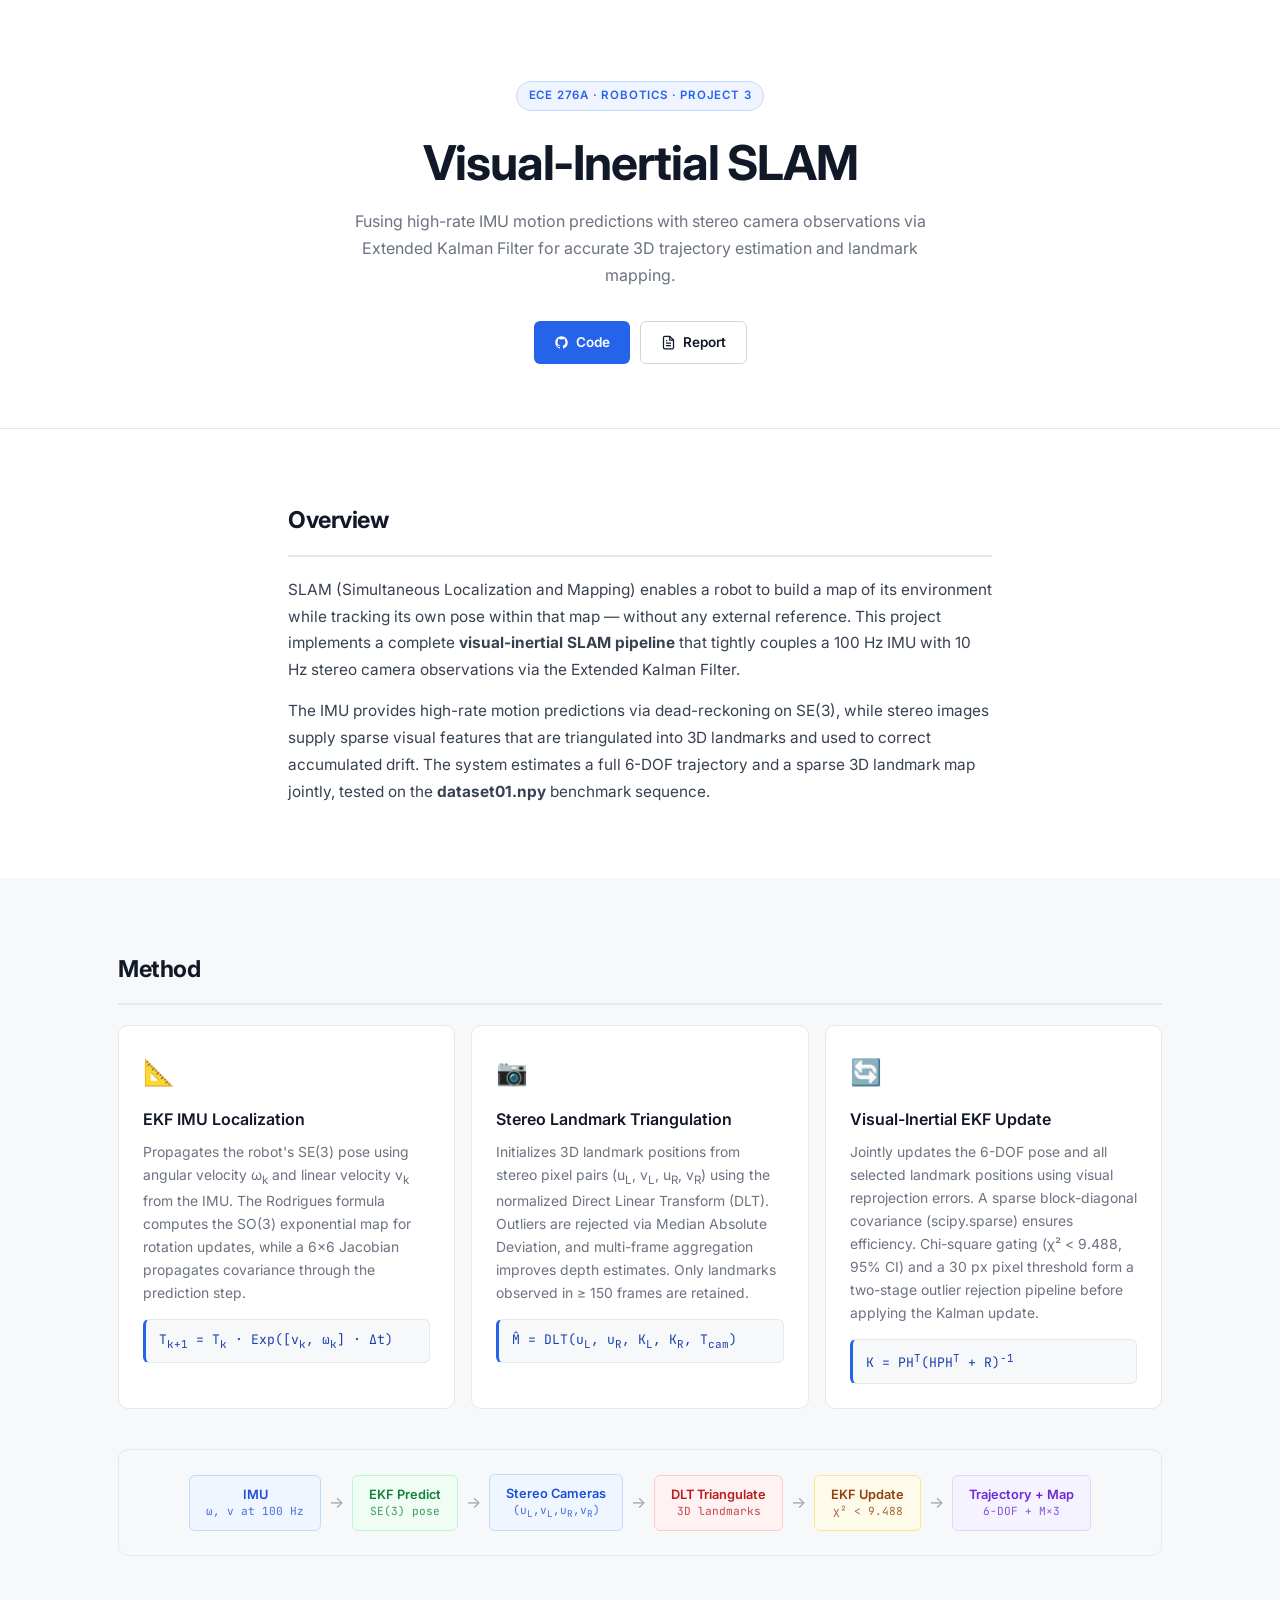
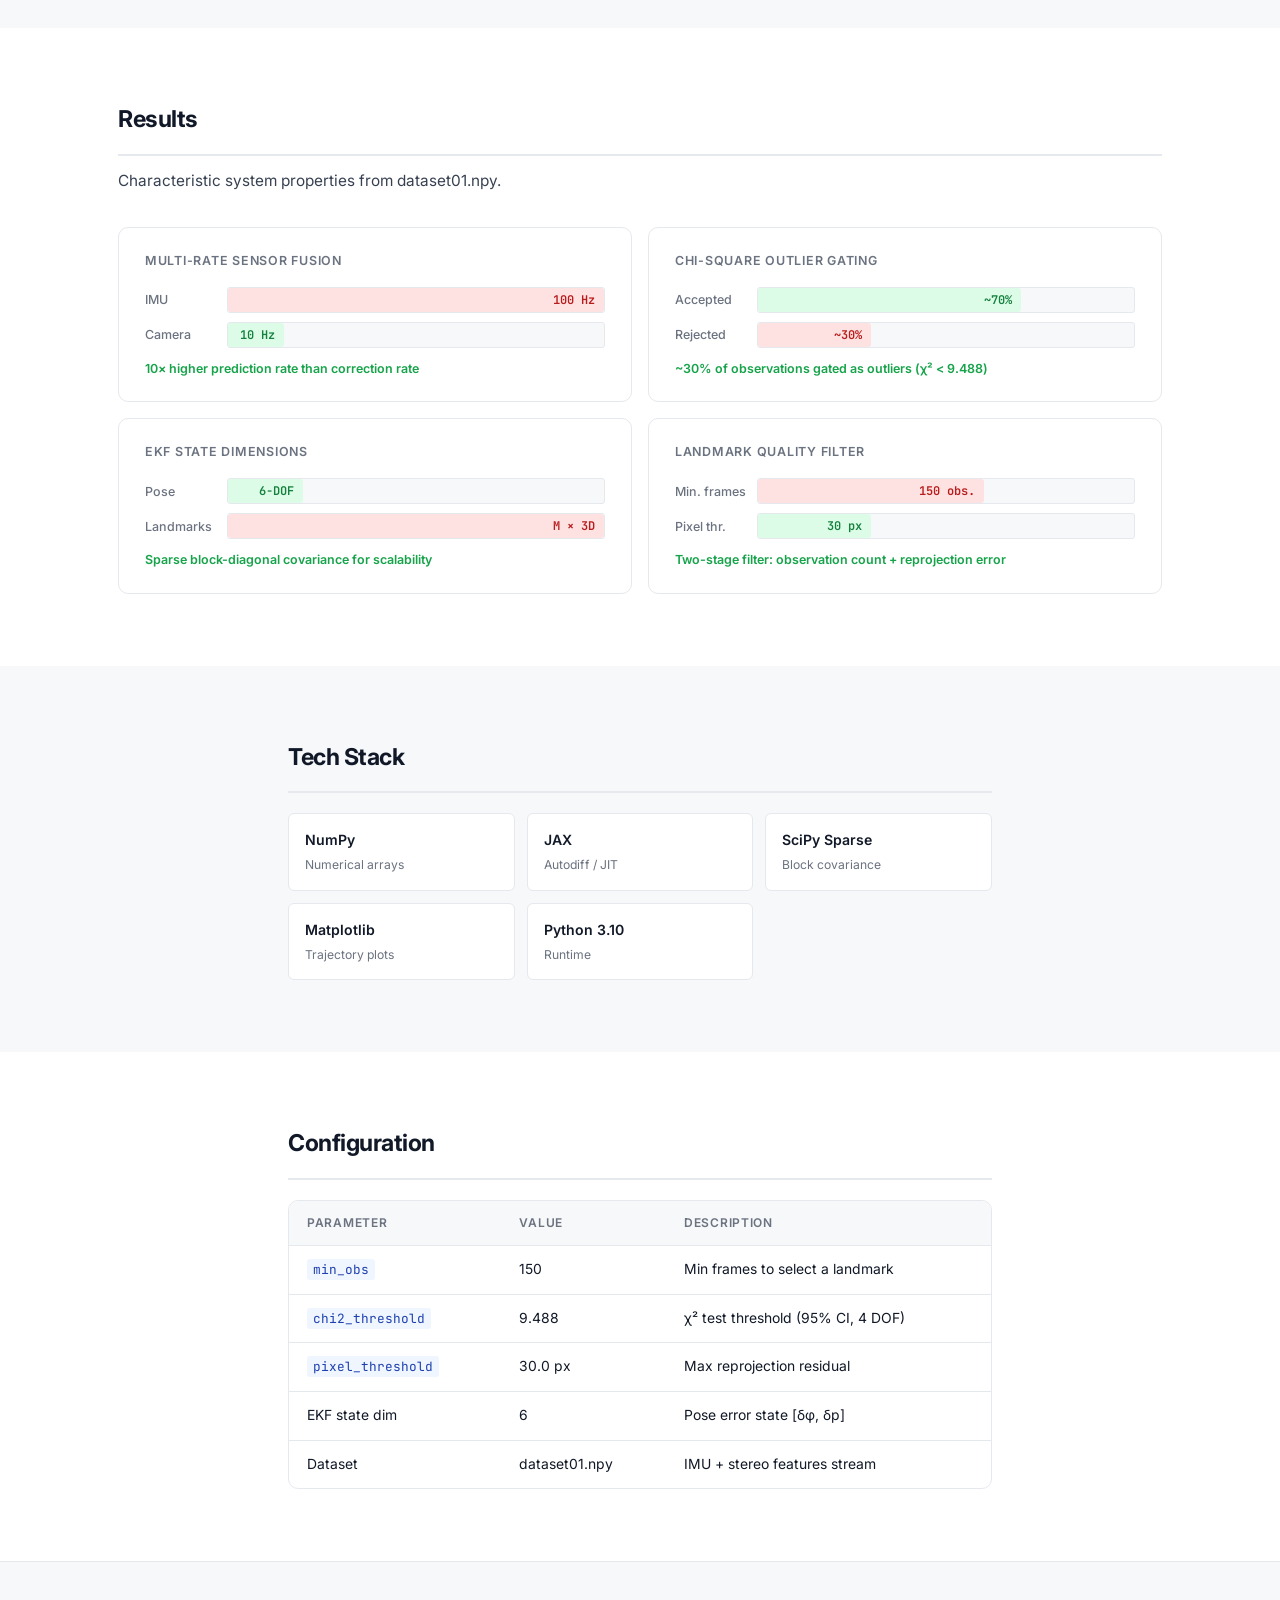
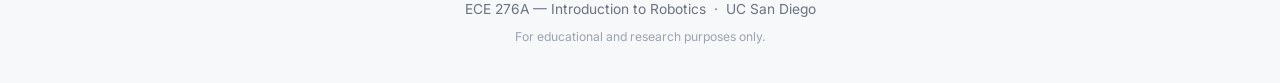
<file: A_PR3/web/index.html>
<!DOCTYPE html>
<html lang="en">
<head>
  <meta charset="UTF-8" />
  <meta name="viewport" content="width=device-width, initial-scale=1.0" />
  <title>Visual-Inertial SLAM</title>
  <link rel="preconnect" href="https://fonts.googleapis.com" />
  <link href="https://fonts.googleapis.com/css2?family=Inter:wght@300;400;500;600;700&family=JetBrains+Mono:wght@400;500&display=swap" rel="stylesheet" />
  <link rel="stylesheet" href="style.css" />
</head>
<body>

  <!-- Hero -->
  <header class="hero">
    <div class="container">
      <div class="tag">ECE 276A · Robotics · Project 3</div>
      <h1>Visual-Inertial SLAM</h1>
      <p class="subtitle">
        Fusing high-rate IMU motion predictions with stereo camera observations via
        Extended Kalman Filter for accurate 3D trajectory estimation and landmark mapping.
      </p>
      <div class="hero-links">
        <a class="btn btn-primary" href="https://github.com/QihaoQian/Intro2Robotics/tree/main/A_PR3" target="_blank">
          <svg viewBox="0 0 24 24" fill="currentColor"><path d="M12 2C6.477 2 2 6.484 2 12.017c0 4.425 2.865 8.18 6.839 9.504.5.092.682-.217.682-.483 0-.237-.008-.868-.013-1.703-2.782.605-3.369-1.343-3.369-1.343-.454-1.158-1.11-1.466-1.11-1.466-.908-.62.069-.608.069-.608 1.003.07 1.531 1.032 1.531 1.032.892 1.53 2.341 1.088 2.91.832.092-.647.35-1.088.636-1.338-2.22-.253-4.555-1.113-4.555-4.951 0-1.093.39-1.988 1.029-2.688-.103-.253-.446-1.272.098-2.65 0 0 .84-.27 2.75 1.026A9.564 9.564 0 0 1 12 6.844a9.59 9.59 0 0 1 2.504.337c1.909-1.296 2.747-1.027 2.747-1.027.546 1.379.202 2.398.1 2.651.64.7 1.028 1.595 1.028 2.688 0 3.848-2.339 4.695-4.566 4.942.359.31.678.921.678 1.856 0 1.338-.012 2.419-.012 2.747 0 .268.18.58.688.482A10.02 10.02 0 0 0 22 12.017C22 6.484 17.522 2 12 2z"/></svg>
          Code
        </a>
        <a class="btn btn-secondary" href="../report.pdf" target="_blank">
          <svg viewBox="0 0 24 24" fill="none" stroke="currentColor" stroke-width="2"><path d="M14 2H6a2 2 0 0 0-2 2v16a2 2 0 0 0 2 2h12a2 2 0 0 0 2-2V8z"/><polyline points="14 2 14 8 20 8"/><line x1="16" y1="13" x2="8" y2="13"/><line x1="16" y1="17" x2="8" y2="17"/><polyline points="10 9 9 9 8 9"/></svg>
          Report
        </a>
      </div>
    </div>
  </header>

  <!-- Overview -->
  <section class="section">
    <div class="container narrow">
      <h2 class="section-title">Overview</h2>
      <p>
        SLAM (Simultaneous Localization and Mapping) enables a robot to build a map of its
        environment while tracking its own pose within that map — without any external reference.
        This project implements a complete <strong>visual-inertial SLAM pipeline</strong> that tightly
        couples a 100 Hz IMU with 10 Hz stereo camera observations via the Extended Kalman Filter.
      </p>
      <p style="margin-top: 14px;">
        The IMU provides high-rate motion predictions via dead-reckoning on SE(3), while stereo
        images supply sparse visual features that are triangulated into 3D landmarks and used to
        correct accumulated drift. The system estimates a full 6-DOF trajectory and a sparse 3D
        landmark map jointly, tested on the <strong>dataset01.npy</strong> benchmark sequence.
      </p>
    </div>
  </section>

  <!-- Method + Pipeline -->
  <section class="section bg-subtle">
    <div class="container">
      <h2 class="section-title">Method</h2>
      <div class="method-grid">

        <div class="method-card">
          <div class="method-icon">📐</div>
          <h3>EKF IMU Localization</h3>
          <p>
            Propagates the robot's SE(3) pose using angular velocity ω<sub>k</sub> and linear
            velocity v<sub>k</sub> from the IMU. The Rodrigues formula computes the SO(3)
            exponential map for rotation updates, while a 6×6 Jacobian propagates covariance
            through the prediction step.
          </p>
          <div class="formula">T<sub>k+1</sub> = T<sub>k</sub> · Exp([v<sub>k</sub>, ω<sub>k</sub>] · Δt)</div>
        </div>

        <div class="method-card">
          <div class="method-icon">📷</div>
          <h3>Stereo Landmark Triangulation</h3>
          <p>
            Initializes 3D landmark positions from stereo pixel pairs (u<sub>L</sub>, v<sub>L</sub>,
            u<sub>R</sub>, v<sub>R</sub>) using the normalized Direct Linear Transform (DLT).
            Outliers are rejected via Median Absolute Deviation, and multi-frame aggregation
            improves depth estimates. Only landmarks observed in ≥ 150 frames are retained.
          </p>
          <div class="formula">M̂ = DLT(u<sub>L</sub>, u<sub>R</sub>, K<sub>L</sub>, K<sub>R</sub>, T<sub>cam</sub>)</div>
        </div>

        <div class="method-card">
          <div class="method-icon">🔄</div>
          <h3>Visual-Inertial EKF Update</h3>
          <p>
            Jointly updates the 6-DOF pose and all selected landmark positions using visual
            reprojection errors. A sparse block-diagonal covariance (scipy.sparse) ensures
            efficiency. Chi-square gating (χ² &lt; 9.488, 95% CI) and a 30 px pixel threshold
            form a two-stage outlier rejection pipeline before applying the Kalman update.
          </p>
          <div class="formula">K = PH<sup>T</sup>(HPH<sup>T</sup> + R)<sup>−1</sup></div>
        </div>

      </div>

      <!-- Pipeline -->
      <div class="pipeline">
        <div class="pipe-block sensor">IMU<br/><small>ω, v at 100 Hz</small></div>
        <div class="pipe-arrow">→</div>
        <div class="pipe-block controller">EKF Predict<br/><small>SE(3) pose</small></div>
        <div class="pipe-arrow">→</div>
        <div class="pipe-block sensor">Stereo Cameras<br/><small>(u<sub>L</sub>,v<sub>L</sub>,u<sub>R</sub>,v<sub>R</sub>)</small></div>
        <div class="pipe-arrow">→</div>
        <div class="pipe-block rl">DLT Triangulate<br/><small>3D landmarks</small></div>
        <div class="pipe-arrow">→</div>
        <div class="pipe-block output">EKF Update<br/><small>χ² &lt; 9.488</small></div>
        <div class="pipe-arrow">→</div>
        <div class="pipe-block robot">Trajectory + Map<br/><small>6-DOF + M×3</small></div>
      </div>
    </div>
  </section>

  <!-- Results -->
  <section class="section">
    <div class="container">
      <h2 class="section-title">Results</h2>
      <p class="section-sub">Characteristic system properties from dataset01.npy.</p>

      <div class="results-grid">

        <!-- Sensor fusion rates -->
        <div class="result-card">
          <div class="result-label">Multi-Rate Sensor Fusion</div>
          <div class="bar-group">
            <div class="bar-row">
              <span class="bar-name">IMU</span>
              <div class="bar-track">
                <div class="bar baseline" style="width: 100%">
                  <span class="bar-val">100 Hz</span>
                </div>
              </div>
            </div>
            <div class="bar-row">
              <span class="bar-name">Camera</span>
              <div class="bar-track">
                <div class="bar ppo" style="width: 10%">
                  <span class="bar-val">10 Hz</span>
                </div>
              </div>
            </div>
          </div>
          <div class="improvement">10× higher prediction rate than correction rate</div>
        </div>

        <!-- Chi-square outlier gating -->
        <div class="result-card">
          <div class="result-label">Chi-Square Outlier Gating</div>
          <div class="bar-group">
            <div class="bar-row">
              <span class="bar-name">Accepted</span>
              <div class="bar-track">
                <div class="bar ppo" style="width: 70%">
                  <span class="bar-val">~70%</span>
                </div>
              </div>
            </div>
            <div class="bar-row">
              <span class="bar-name">Rejected</span>
              <div class="bar-track">
                <div class="bar baseline" style="width: 30%">
                  <span class="bar-val">~30%</span>
                </div>
              </div>
            </div>
          </div>
          <div class="improvement">~30% of observations gated as outliers (χ² &lt; 9.488)</div>
        </div>

        <!-- State dimensions -->
        <div class="result-card">
          <div class="result-label">EKF State Dimensions</div>
          <div class="bar-group">
            <div class="bar-row">
              <span class="bar-name">Pose</span>
              <div class="bar-track">
                <div class="bar ppo" style="width: 20%">
                  <span class="bar-val">6-DOF</span>
                </div>
              </div>
            </div>
            <div class="bar-row">
              <span class="bar-name">Landmarks</span>
              <div class="bar-track">
                <div class="bar baseline" style="width: 100%">
                  <span class="bar-val">M × 3D</span>
                </div>
              </div>
            </div>
          </div>
          <div class="improvement">Sparse block-diagonal covariance for scalability</div>
        </div>

        <!-- Landmark selection -->
        <div class="result-card">
          <div class="result-label">Landmark Quality Filter</div>
          <div class="bar-group">
            <div class="bar-row">
              <span class="bar-name">Min. frames</span>
              <div class="bar-track">
                <div class="bar baseline" style="width: 60%">
                  <span class="bar-val">150 obs.</span>
                </div>
              </div>
            </div>
            <div class="bar-row">
              <span class="bar-name">Pixel thr.</span>
              <div class="bar-track">
                <div class="bar ppo" style="width: 30%">
                  <span class="bar-val">30 px</span>
                </div>
              </div>
            </div>
          </div>
          <div class="improvement">Two-stage filter: observation count + reprojection error</div>
        </div>

      </div>
    </div>
  </section>

  <!-- Tech Stack -->
  <section class="section bg-subtle">
    <div class="container narrow">
      <h2 class="section-title">Tech Stack</h2>
      <div class="tech-grid">
        <div class="tech-item">
          <div class="tech-name">NumPy</div>
          <div class="tech-role">Numerical arrays</div>
        </div>
        <div class="tech-item">
          <div class="tech-name">JAX</div>
          <div class="tech-role">Autodiff / JIT</div>
        </div>
        <div class="tech-item">
          <div class="tech-name">SciPy Sparse</div>
          <div class="tech-role">Block covariance</div>
        </div>
        <div class="tech-item">
          <div class="tech-name">Matplotlib</div>
          <div class="tech-role">Trajectory plots</div>
        </div>
        <div class="tech-item">
          <div class="tech-name">Python 3.10</div>
          <div class="tech-role">Runtime</div>
        </div>
      </div>
    </div>
  </section>

  <!-- Configuration -->
  <section class="section">
    <div class="container narrow">
      <h2 class="section-title">Configuration</h2>
      <div class="table-wrap">
        <table>
          <thead>
            <tr><th>Parameter</th><th>Value</th><th>Description</th></tr>
          </thead>
          <tbody>
            <tr><td><code>min_obs</code></td><td>150</td><td>Min frames to select a landmark</td></tr>
            <tr><td><code>chi2_threshold</code></td><td>9.488</td><td>χ² test threshold (95% CI, 4 DOF)</td></tr>
            <tr><td><code>pixel_threshold</code></td><td>30.0 px</td><td>Max reprojection residual</td></tr>
            <tr><td>EKF state dim</td><td>6</td><td>Pose error state [δφ, δp]</td></tr>
            <tr><td>Dataset</td><td>dataset01.npy</td><td>IMU + stereo features stream</td></tr>
          </tbody>
        </table>
      </div>
    </div>
  </section>

  <!-- Footer -->
  <footer class="footer">
    <div class="container">
      <p>ECE 276A — Introduction to Robotics &nbsp;·&nbsp; UC San Diego</p>
      <p class="footer-note">For educational and research purposes only.</p>
    </div>
  </footer>

</body>
</html>
</file>
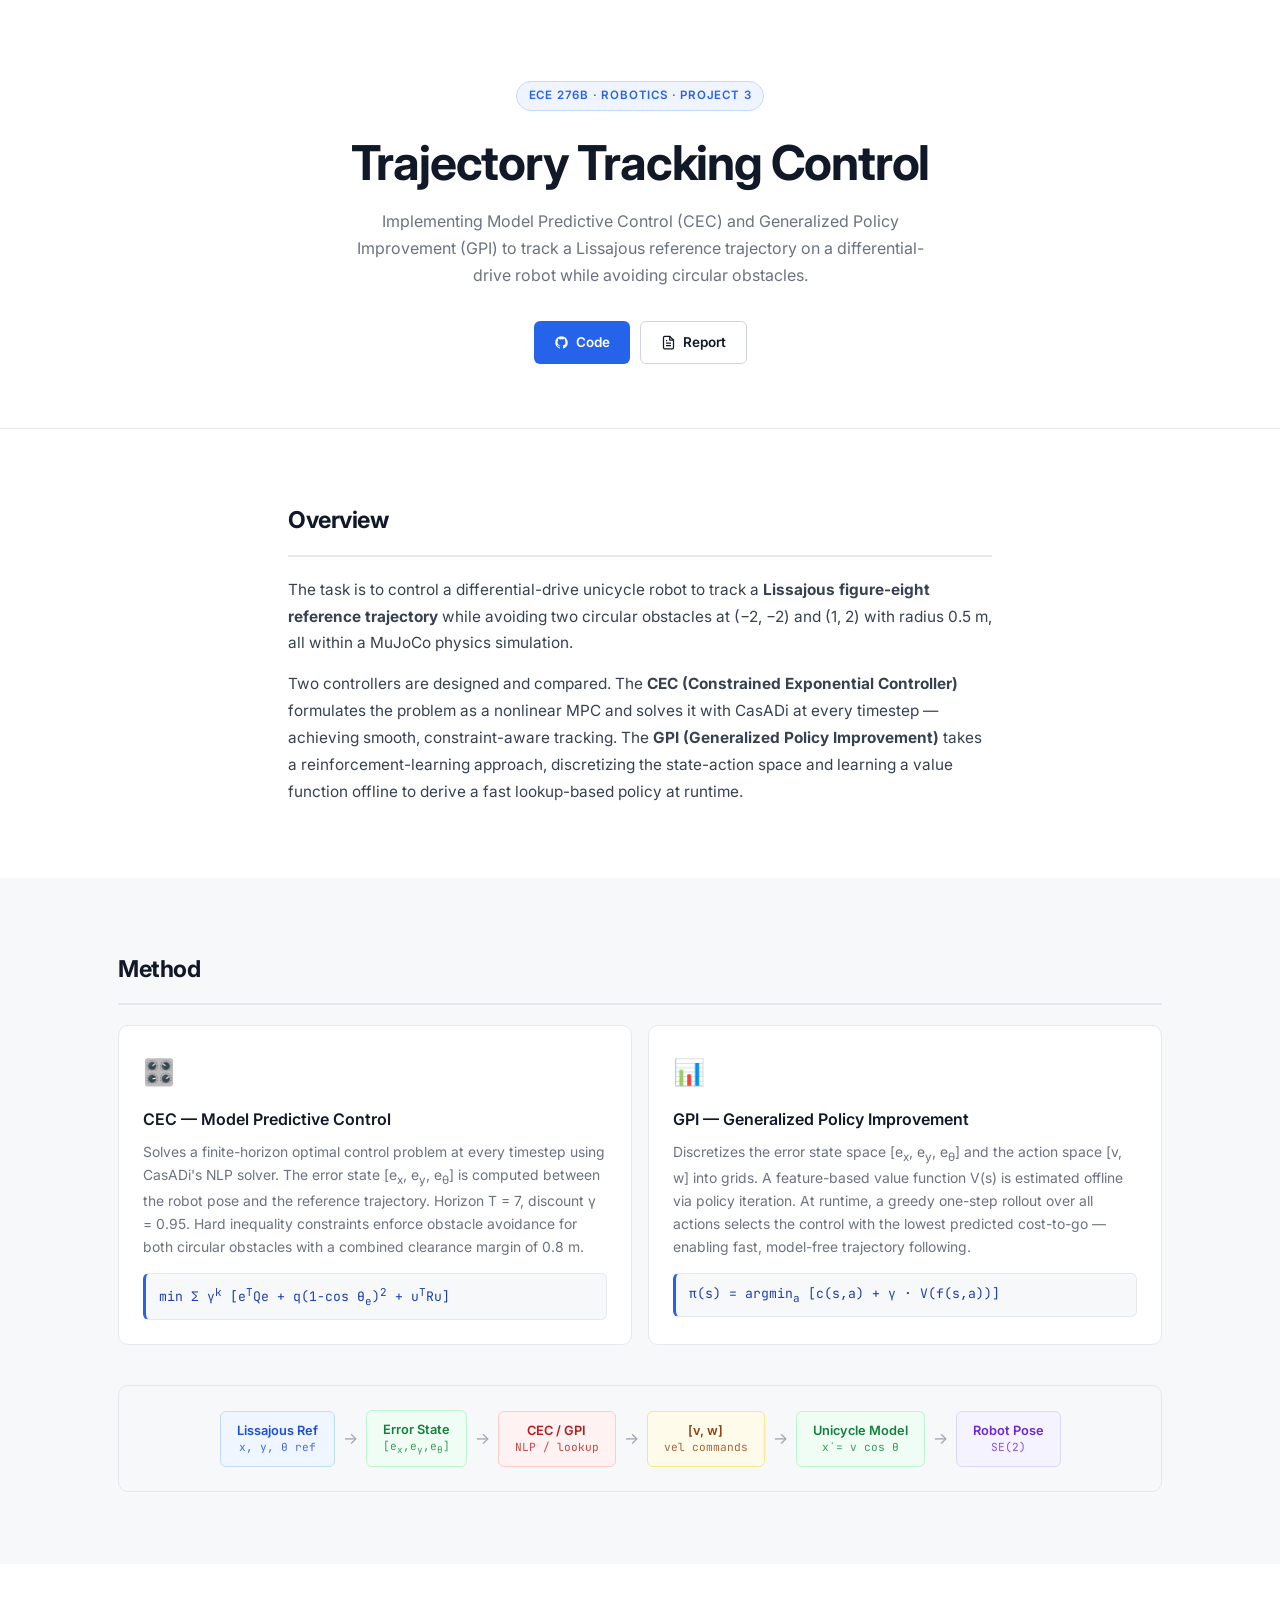
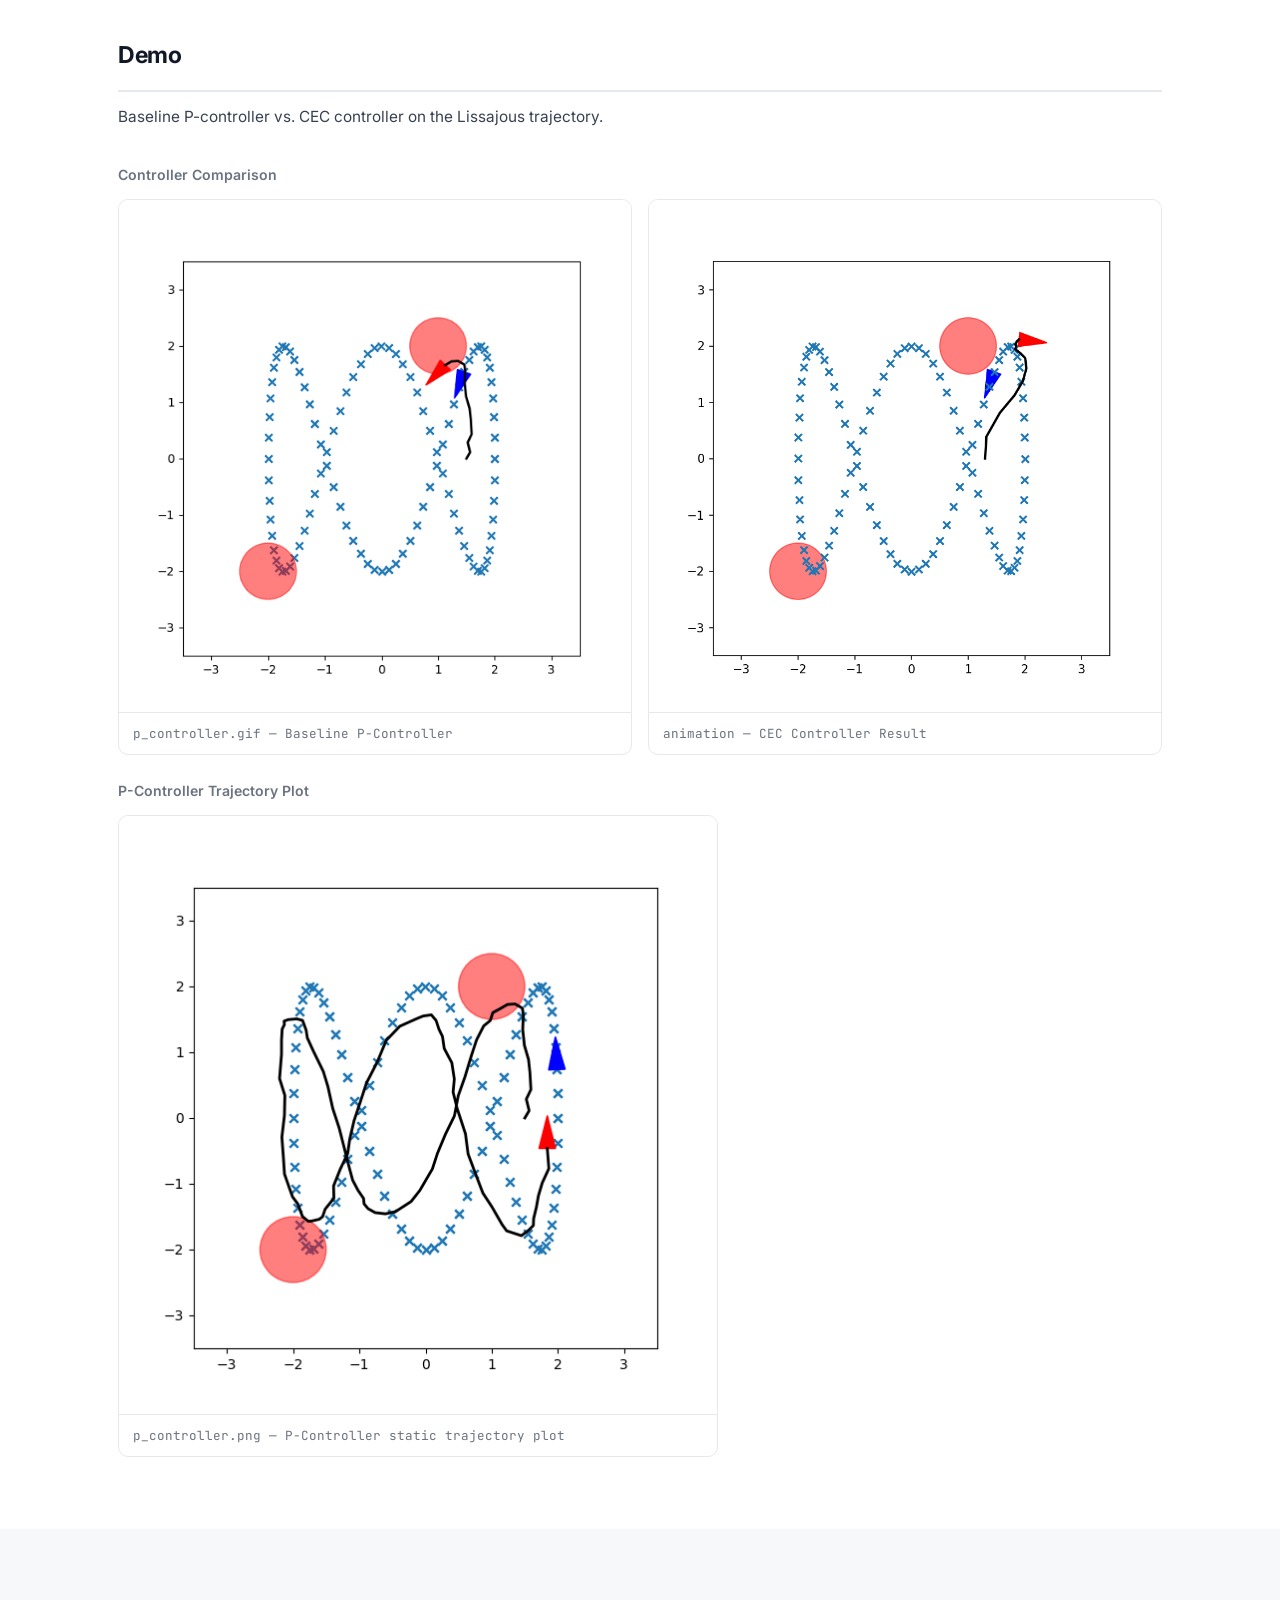
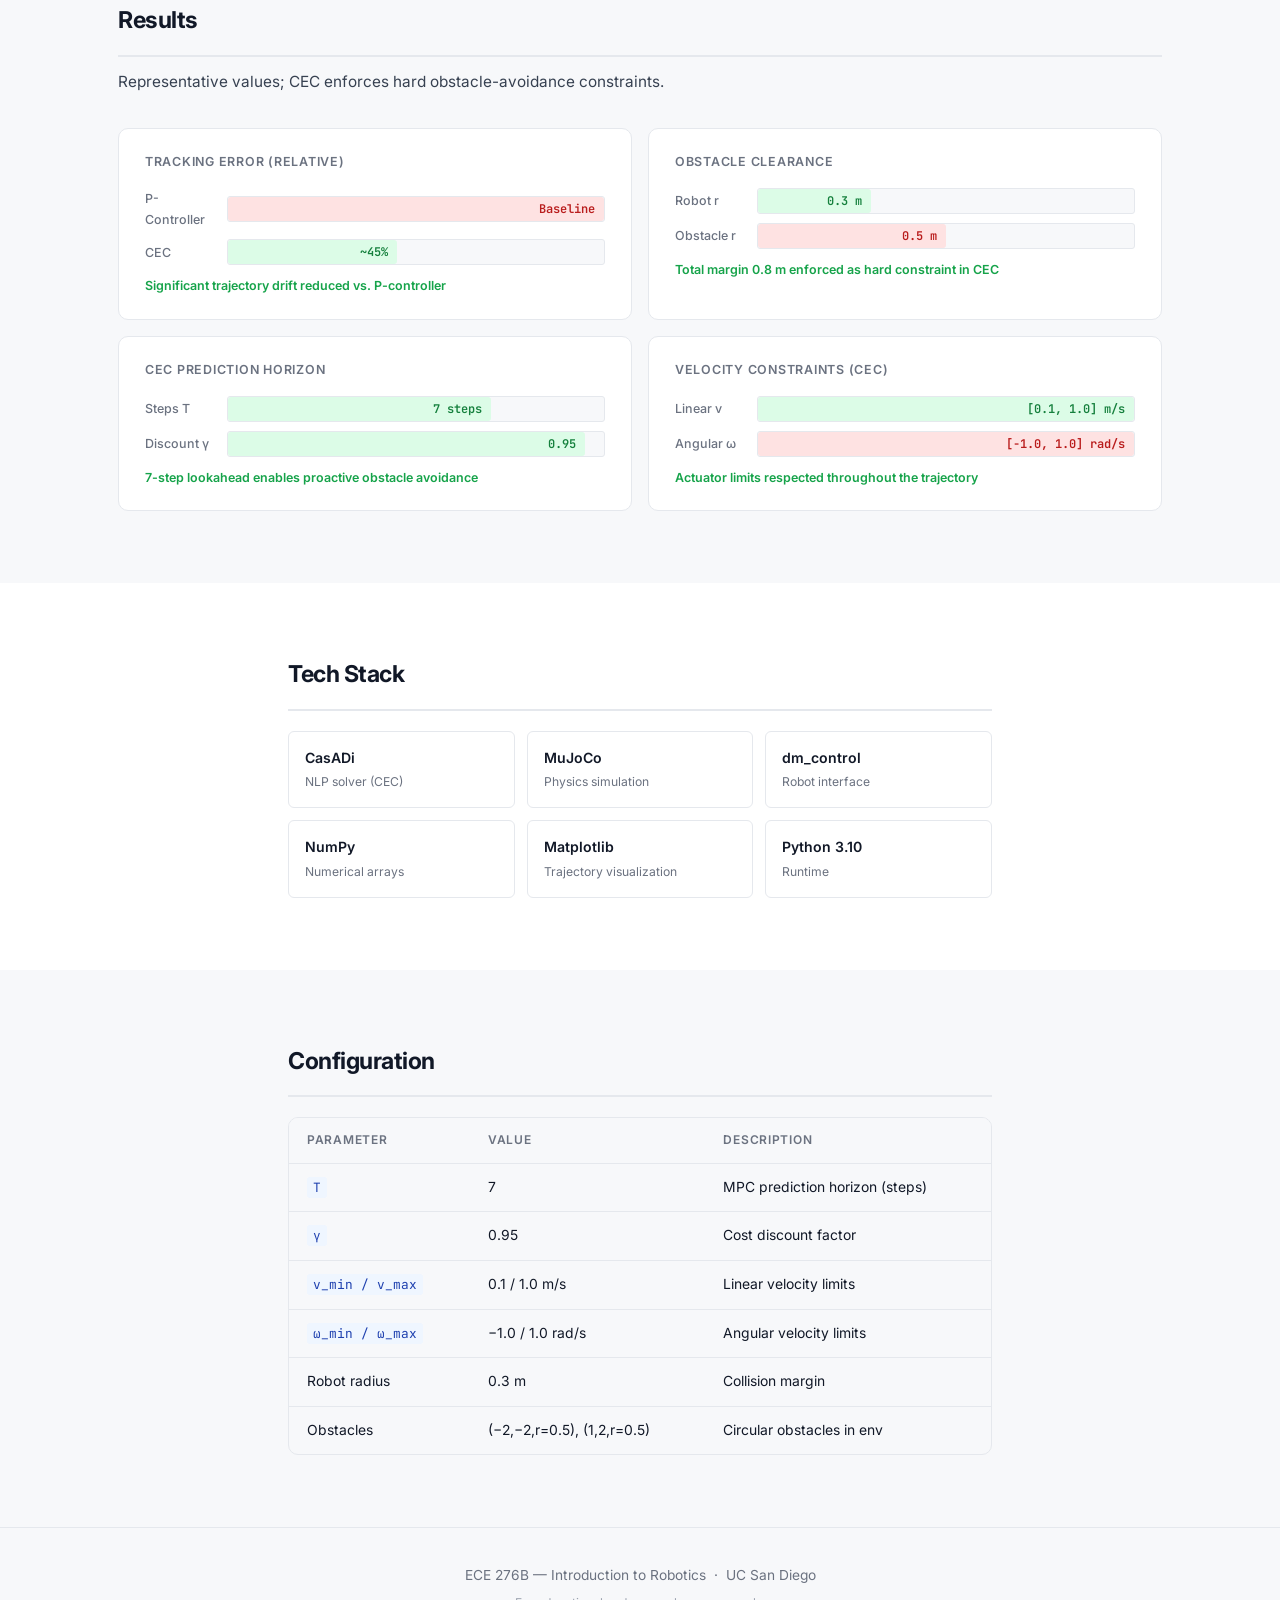
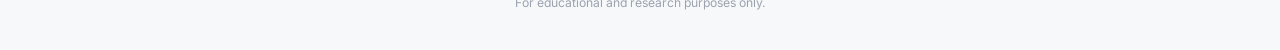
<file: B_PR3/web/index.html>
<!DOCTYPE html>
<html lang="en">
<head>
  <meta charset="UTF-8" />
  <meta name="viewport" content="width=device-width, initial-scale=1.0" />
  <title>Trajectory Tracking Control</title>
  <link rel="preconnect" href="https://fonts.googleapis.com" />
  <link href="https://fonts.googleapis.com/css2?family=Inter:wght@300;400;500;600;700&family=JetBrains+Mono:wght@400;500&display=swap" rel="stylesheet" />
  <link rel="stylesheet" href="style.css" />
</head>
<body>

  <!-- Hero -->
  <header class="hero">
    <div class="container">
      <div class="tag">ECE 276B · Robotics · Project 3</div>
      <h1>Trajectory Tracking Control</h1>
      <p class="subtitle">
        Implementing Model Predictive Control (CEC) and Generalized Policy Improvement (GPI)
        to track a Lissajous reference trajectory on a differential-drive robot while
        avoiding circular obstacles.
      </p>
      <div class="hero-links">
        <a class="btn btn-primary" href="https://github.com/QihaoQian/Intro2Robotics/tree/main/B_PR3" target="_blank">
          <svg viewBox="0 0 24 24" fill="currentColor"><path d="M12 2C6.477 2 2 6.484 2 12.017c0 4.425 2.865 8.18 6.839 9.504.5.092.682-.217.682-.483 0-.237-.008-.868-.013-1.703-2.782.605-3.369-1.343-3.369-1.343-.454-1.158-1.11-1.466-1.11-1.466-.908-.62.069-.608.069-.608 1.003.07 1.531 1.032 1.531 1.032.892 1.53 2.341 1.088 2.91.832.092-.647.35-1.088.636-1.338-2.22-.253-4.555-1.113-4.555-4.951 0-1.093.39-1.988 1.029-2.688-.103-.253-.446-1.272.098-2.65 0 0 .84-.27 2.75 1.026A9.564 9.564 0 0 1 12 6.844a9.59 9.59 0 0 1 2.504.337c1.909-1.296 2.747-1.027 2.747-1.027.546 1.379.202 2.398.1 2.651.64.7 1.028 1.595 1.028 2.688 0 3.848-2.339 4.695-4.566 4.942.359.31.678.921.678 1.856 0 1.338-.012 2.419-.012 2.747 0 .268.18.58.688.482A10.02 10.02 0 0 0 22 12.017C22 6.484 17.522 2 12 2z"/></svg>
          Code
        </a>
        <a class="btn btn-secondary" href="../ECE276B_PR3.pdf" target="_blank">
          <svg viewBox="0 0 24 24" fill="none" stroke="currentColor" stroke-width="2"><path d="M14 2H6a2 2 0 0 0-2 2v16a2 2 0 0 0 2 2h12a2 2 0 0 0 2-2V8z"/><polyline points="14 2 14 8 20 8"/><line x1="16" y1="13" x2="8" y2="13"/><line x1="16" y1="17" x2="8" y2="17"/><polyline points="10 9 9 9 8 9"/></svg>
          Report
        </a>
      </div>
    </div>
  </header>

  <!-- Overview -->
  <section class="section">
    <div class="container narrow">
      <h2 class="section-title">Overview</h2>
      <p>
        The task is to control a differential-drive unicycle robot to track a
        <strong>Lissajous figure-eight reference trajectory</strong> while avoiding two
        circular obstacles at (−2, −2) and (1, 2) with radius 0.5 m, all within a
        MuJoCo physics simulation.
      </p>
      <p style="margin-top: 14px;">
        Two controllers are designed and compared. The <strong>CEC (Constrained Exponential
        Controller)</strong> formulates the problem as a nonlinear MPC and solves it with CasADi
        at every timestep — achieving smooth, constraint-aware tracking.
        The <strong>GPI (Generalized Policy Improvement)</strong> takes a reinforcement-learning
        approach, discretizing the state-action space and learning a value function offline to
        derive a fast lookup-based policy at runtime.
      </p>
    </div>
  </section>

  <!-- Method + Pipeline -->
  <section class="section bg-subtle">
    <div class="container">
      <h2 class="section-title">Method</h2>
      <div class="method-grid">

        <div class="method-card">
          <div class="method-icon">🎛️</div>
          <h3>CEC — Model Predictive Control</h3>
          <p>
            Solves a finite-horizon optimal control problem at every timestep using
            CasADi's NLP solver. The error state [e<sub>x</sub>, e<sub>y</sub>, e<sub>θ</sub>]
            is computed between the robot pose and the reference trajectory. Horizon T = 7,
            discount γ = 0.95. Hard inequality constraints enforce obstacle avoidance for
            both circular obstacles with a combined clearance margin of 0.8 m.
          </p>
          <div class="formula">min Σ γ<sup>k</sup> [e<sup>T</sup>Qe + q(1−cos θ<sub>e</sub>)<sup>2</sup> + u<sup>T</sup>Ru]</div>
        </div>

        <div class="method-card">
          <div class="method-icon">📊</div>
          <h3>GPI — Generalized Policy Improvement</h3>
          <p>
            Discretizes the error state space [e<sub>x</sub>, e<sub>y</sub>, e<sub>θ</sub>]
            and the action space [v, w] into grids. A feature-based value function V(s) is
            estimated offline via policy iteration. At runtime, a greedy one-step rollout
            over all actions selects the control with the lowest predicted cost-to-go —
            enabling fast, model-free trajectory following.
          </p>
          <div class="formula">π(s) = argmin<sub>a</sub> [c(s,a) + γ · V(f(s,a))]</div>
        </div>

      </div>

      <!-- Pipeline -->
      <div class="pipeline">
        <div class="pipe-block sensor">Lissajous Ref<br/><small>x, y, θ ref</small></div>
        <div class="pipe-arrow">→</div>
        <div class="pipe-block controller">Error State<br/><small>[e<sub>x</sub>,e<sub>y</sub>,e<sub>θ</sub>]</small></div>
        <div class="pipe-arrow">→</div>
        <div class="pipe-block rl">CEC / GPI<br/><small>NLP / lookup</small></div>
        <div class="pipe-arrow">→</div>
        <div class="pipe-block output">[v, w]<br/><small>vel commands</small></div>
        <div class="pipe-arrow">→</div>
        <div class="pipe-block controller">Unicycle Model<br/><small>ẋ = v cos θ</small></div>
        <div class="pipe-arrow">→</div>
        <div class="pipe-block robot">Robot Pose<br/><small>SE(2)</small></div>
      </div>
    </div>
  </section>

  <!-- Demo -->
  <section class="section">
    <div class="container">
      <h2 class="section-title">Demo</h2>
      <p class="section-sub">Baseline P-controller vs. CEC controller on the Lissajous trajectory.</p>

      <div class="gallery">
        <div class="gallery-subtitle">Controller Comparison</div>
        <div class="gallery-grid">
          <div class="gallery-item">
            <img src="../starter_code/fig/p_controller.gif" alt="Baseline P-Controller" />
            <div class="gallery-caption">p_controller.gif — Baseline P-Controller</div>
          </div>
          <div class="gallery-item">
            <img src="../starter_code/fig/animation1749586000.450219.gif" alt="CEC Controller Result" />
            <div class="gallery-caption">animation — CEC Controller Result</div>
          </div>
        </div>

        <div class="gallery-subtitle">P-Controller Trajectory Plot</div>
        <div class="gallery-grid" style="grid-template-columns: minmax(300px, 600px);">
          <div class="gallery-item">
            <img src="../starter_code/fig/p_controller.png" alt="P-Controller static trajectory" />
            <div class="gallery-caption">p_controller.png — P-Controller static trajectory plot</div>
          </div>
        </div>
      </div>
    </div>
  </section>

  <!-- Results -->
  <section class="section bg-subtle">
    <div class="container">
      <h2 class="section-title">Results</h2>
      <p class="section-sub">Representative values; CEC enforces hard obstacle-avoidance constraints.</p>

      <div class="results-grid">

        <!-- Tracking error -->
        <div class="result-card">
          <div class="result-label">Tracking Error (relative)</div>
          <div class="bar-group">
            <div class="bar-row">
              <span class="bar-name">P-Controller</span>
              <div class="bar-track">
                <div class="bar baseline" style="width: 100%">
                  <span class="bar-val">Baseline</span>
                </div>
              </div>
            </div>
            <div class="bar-row">
              <span class="bar-name">CEC</span>
              <div class="bar-track">
                <div class="bar ppo" style="width: 45%">
                  <span class="bar-val">~45%</span>
                </div>
              </div>
            </div>
          </div>
          <div class="improvement">Significant trajectory drift reduced vs. P-controller</div>
        </div>

        <!-- Obstacle clearance -->
        <div class="result-card">
          <div class="result-label">Obstacle Clearance</div>
          <div class="bar-group">
            <div class="bar-row">
              <span class="bar-name">Robot r</span>
              <div class="bar-track">
                <div class="bar ppo" style="width: 30%">
                  <span class="bar-val">0.3 m</span>
                </div>
              </div>
            </div>
            <div class="bar-row">
              <span class="bar-name">Obstacle r</span>
              <div class="bar-track">
                <div class="bar baseline" style="width: 50%">
                  <span class="bar-val">0.5 m</span>
                </div>
              </div>
            </div>
          </div>
          <div class="improvement">Total margin 0.8 m enforced as hard constraint in CEC</div>
        </div>

        <!-- Control horizon -->
        <div class="result-card">
          <div class="result-label">CEC Prediction Horizon</div>
          <div class="bar-group">
            <div class="bar-row">
              <span class="bar-name">Steps T</span>
              <div class="bar-track">
                <div class="bar ppo" style="width: 70%">
                  <span class="bar-val">7 steps</span>
                </div>
              </div>
            </div>
            <div class="bar-row">
              <span class="bar-name">Discount γ</span>
              <div class="bar-track">
                <div class="bar ppo" style="width: 95%">
                  <span class="bar-val">0.95</span>
                </div>
              </div>
            </div>
          </div>
          <div class="improvement">7-step lookahead enables proactive obstacle avoidance</div>
        </div>

        <!-- Velocity constraints -->
        <div class="result-card">
          <div class="result-label">Velocity Constraints (CEC)</div>
          <div class="bar-group">
            <div class="bar-row">
              <span class="bar-name">Linear v</span>
              <div class="bar-track">
                <div class="bar ppo" style="width: 100%">
                  <span class="bar-val">[0.1, 1.0] m/s</span>
                </div>
              </div>
            </div>
            <div class="bar-row">
              <span class="bar-name">Angular ω</span>
              <div class="bar-track">
                <div class="bar baseline" style="width: 100%">
                  <span class="bar-val">[−1.0, 1.0] rad/s</span>
                </div>
              </div>
            </div>
          </div>
          <div class="improvement">Actuator limits respected throughout the trajectory</div>
        </div>

      </div>
    </div>
  </section>

  <!-- Tech Stack -->
  <section class="section">
    <div class="container narrow">
      <h2 class="section-title">Tech Stack</h2>
      <div class="tech-grid">
        <div class="tech-item">
          <div class="tech-name">CasADi</div>
          <div class="tech-role">NLP solver (CEC)</div>
        </div>
        <div class="tech-item">
          <div class="tech-name">MuJoCo</div>
          <div class="tech-role">Physics simulation</div>
        </div>
        <div class="tech-item">
          <div class="tech-name">dm_control</div>
          <div class="tech-role">Robot interface</div>
        </div>
        <div class="tech-item">
          <div class="tech-name">NumPy</div>
          <div class="tech-role">Numerical arrays</div>
        </div>
        <div class="tech-item">
          <div class="tech-name">Matplotlib</div>
          <div class="tech-role">Trajectory visualization</div>
        </div>
        <div class="tech-item">
          <div class="tech-name">Python 3.10</div>
          <div class="tech-role">Runtime</div>
        </div>
      </div>
    </div>
  </section>

  <!-- Configuration -->
  <section class="section bg-subtle">
    <div class="container narrow">
      <h2 class="section-title">Configuration</h2>
      <div class="table-wrap">
        <table>
          <thead>
            <tr><th>Parameter</th><th>Value</th><th>Description</th></tr>
          </thead>
          <tbody>
            <tr><td><code>T</code></td><td>7</td><td>MPC prediction horizon (steps)</td></tr>
            <tr><td><code>γ</code></td><td>0.95</td><td>Cost discount factor</td></tr>
            <tr><td><code>v_min / v_max</code></td><td>0.1 / 1.0 m/s</td><td>Linear velocity limits</td></tr>
            <tr><td><code>ω_min / ω_max</code></td><td>−1.0 / 1.0 rad/s</td><td>Angular velocity limits</td></tr>
            <tr><td>Robot radius</td><td>0.3 m</td><td>Collision margin</td></tr>
            <tr><td>Obstacles</td><td>(−2,−2,r=0.5), (1,2,r=0.5)</td><td>Circular obstacles in env</td></tr>
          </tbody>
        </table>
      </div>
    </div>
  </section>

  <!-- Footer -->
  <footer class="footer">
    <div class="container">
      <p>ECE 276B — Introduction to Robotics &nbsp;·&nbsp; UC San Diego</p>
      <p class="footer-note">For educational and research purposes only.</p>
    </div>
  </footer>

</body>
</html>
</file>
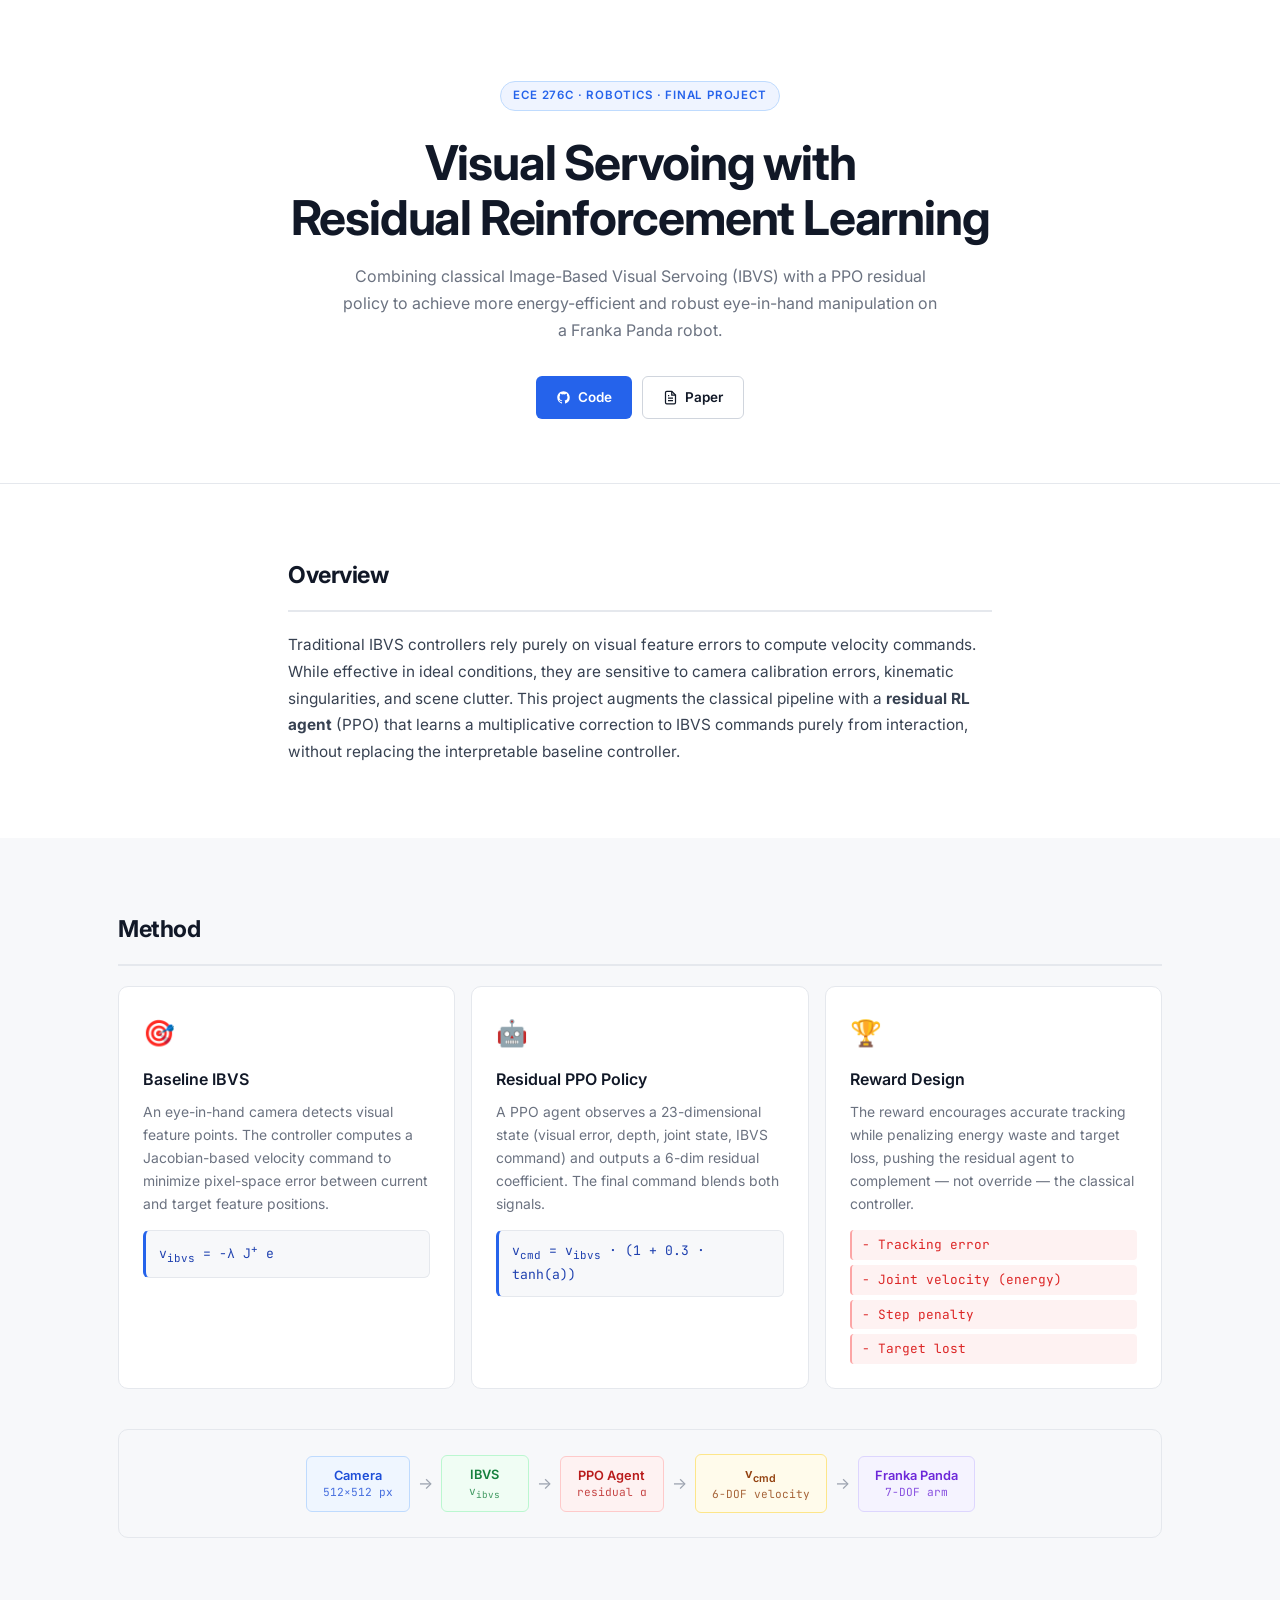
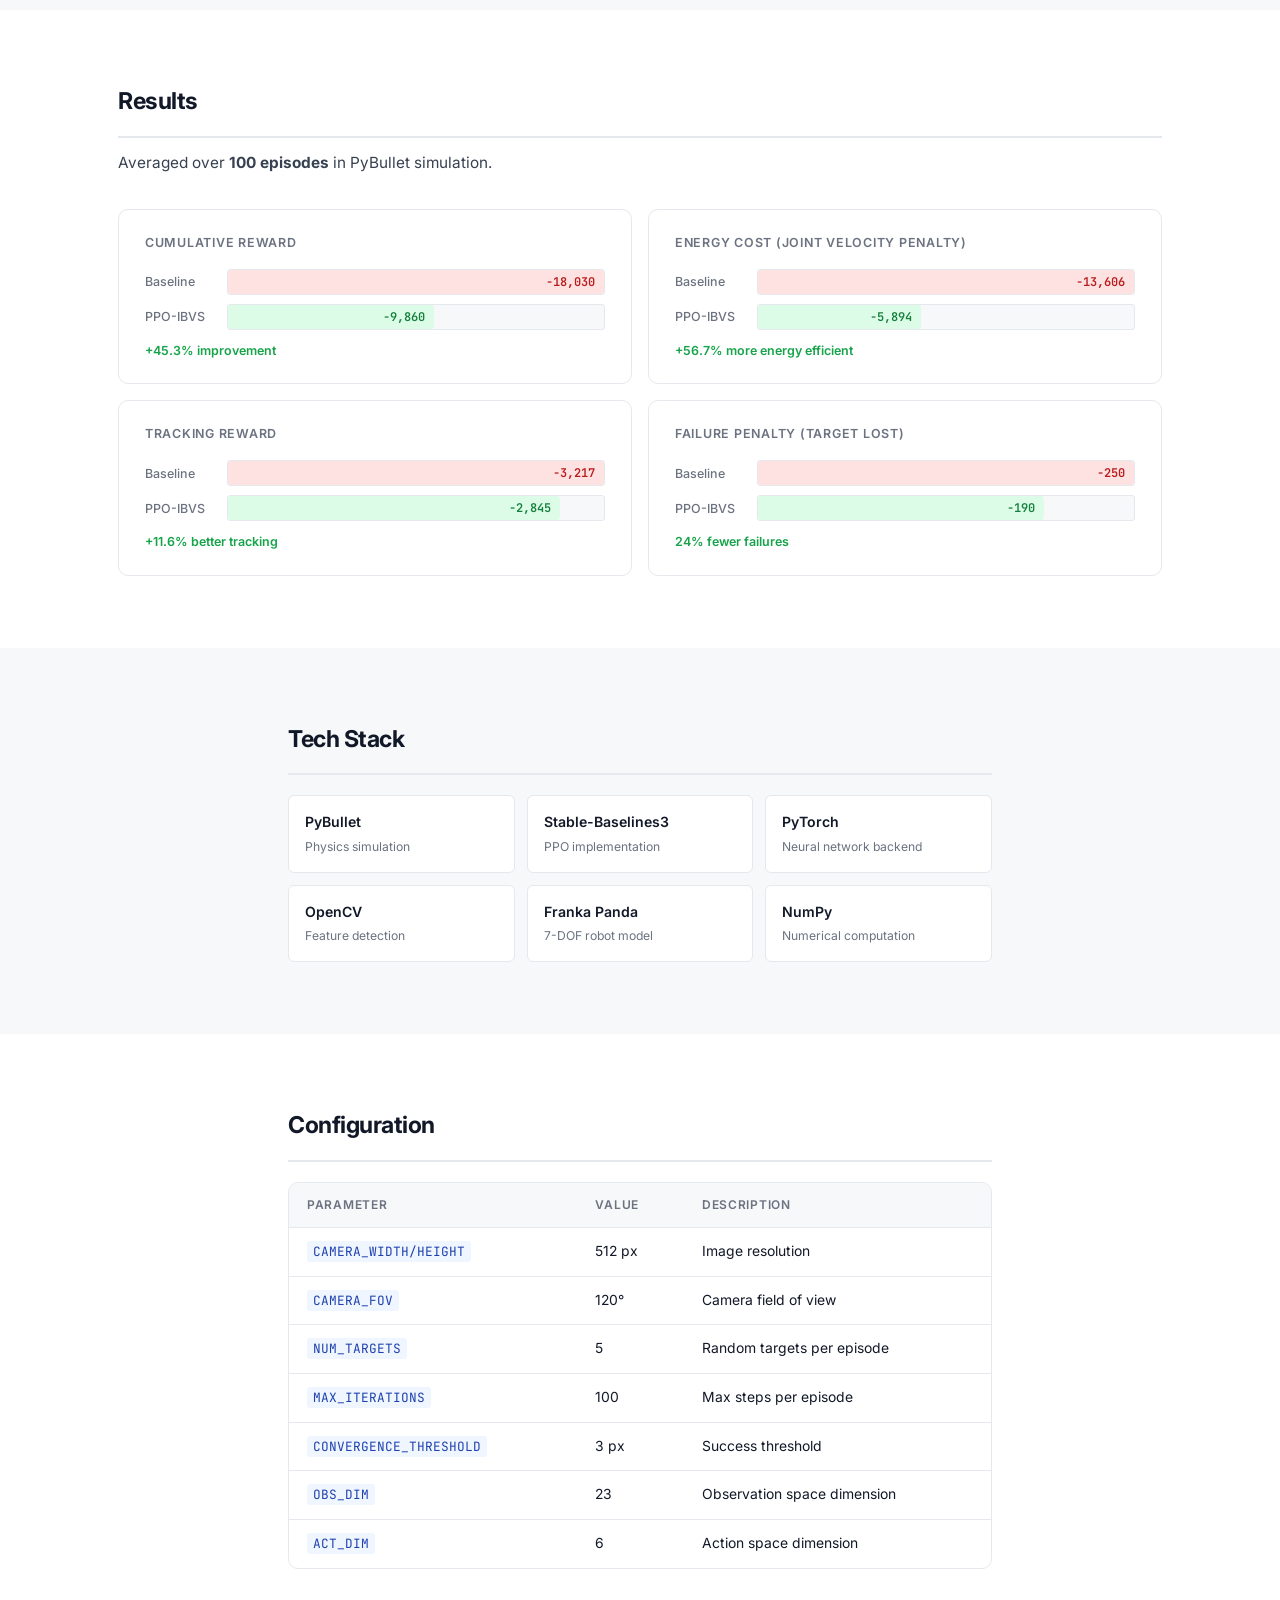
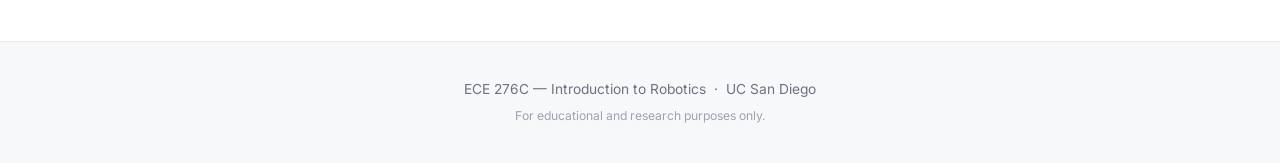
<file: C_Final_Project/web/index.html>
<!DOCTYPE html>
<html lang="en">
<head>
  <meta charset="UTF-8" />
  <meta name="viewport" content="width=device-width, initial-scale=1.0" />
  <title>Visual Servoing with Residual RL</title>
  <link rel="preconnect" href="https://fonts.googleapis.com" />
  <link href="https://fonts.googleapis.com/css2?family=Inter:wght@300;400;500;600;700&family=JetBrains+Mono:wght@400;500&display=swap" rel="stylesheet" />
  <link rel="stylesheet" href="style.css" />
</head>
<body>

  <!-- Hero -->
  <header class="hero">
    <div class="container">
      <div class="tag">ECE 276C · Robotics · Final Project</div>
      <h1>Visual Servoing with<br/>Residual Reinforcement Learning</h1>
      <p class="subtitle">
        Combining classical Image-Based Visual Servoing (IBVS) with a PPO residual policy
        to achieve more energy-efficient and robust eye-in-hand manipulation on a Franka Panda robot.
      </p>
      <div class="hero-links">
        <a class="btn btn-primary" href="https://github.com/QihaoQian/Intro2Robotics/tree/main/C_Final_Project" target="_blank">
          <svg viewBox="0 0 24 24" fill="currentColor"><path d="M12 2C6.477 2 2 6.484 2 12.017c0 4.425 2.865 8.18 6.839 9.504.5.092.682-.217.682-.483 0-.237-.008-.868-.013-1.703-2.782.605-3.369-1.343-3.369-1.343-.454-1.158-1.11-1.466-1.11-1.466-.908-.62.069-.608.069-.608 1.003.07 1.531 1.032 1.531 1.032.892 1.53 2.341 1.088 2.91.832.092-.647.35-1.088.636-1.338-2.22-.253-4.555-1.113-4.555-4.951 0-1.093.39-1.988 1.029-2.688-.103-.253-.446-1.272.098-2.65 0 0 .84-.27 2.75 1.026A9.564 9.564 0 0 1 12 6.844a9.59 9.59 0 0 1 2.504.337c1.909-1.296 2.747-1.027 2.747-1.027.546 1.379.202 2.398.1 2.651.64.7 1.028 1.595 1.028 2.688 0 3.848-2.339 4.695-4.566 4.942.359.31.678.921.678 1.856 0 1.338-.012 2.419-.012 2.747 0 .268.18.58.688.482A10.02 10.02 0 0 0 22 12.017C22 6.484 17.522 2 12 2z"/></svg>
          Code
        </a>
        <a class="btn btn-secondary" href="../ECE276CFinalProject.pdf" target="_blank">
          <svg viewBox="0 0 24 24" fill="none" stroke="currentColor" stroke-width="2"><path d="M14 2H6a2 2 0 0 0-2 2v16a2 2 0 0 0 2 2h12a2 2 0 0 0 2-2V8z"/><polyline points="14 2 14 8 20 8"/><line x1="16" y1="13" x2="8" y2="13"/><line x1="16" y1="17" x2="8" y2="17"/><polyline points="10 9 9 9 8 9"/></svg>
          Paper
        </a>
      </div>
    </div>
  </header>

  <!-- Overview -->
  <section class="section">
    <div class="container narrow">
      <h2 class="section-title">Overview</h2>
      <p>
        Traditional IBVS controllers rely purely on visual feature errors to compute velocity commands.
        While effective in ideal conditions, they are sensitive to camera calibration errors, kinematic
        singularities, and scene clutter. This project augments the classical pipeline with a
        <strong>residual RL agent</strong> (PPO) that learns a multiplicative correction to IBVS commands
        purely from interaction, without replacing the interpretable baseline controller.
      </p>
    </div>
  </section>

  <!-- Method -->
  <section class="section bg-subtle">
    <div class="container">
      <h2 class="section-title">Method</h2>
      <div class="method-grid">

        <div class="method-card">
          <div class="method-icon">🎯</div>
          <h3>Baseline IBVS</h3>
          <p>
            An eye-in-hand camera detects visual feature points. The controller computes
            a Jacobian-based velocity command to minimize pixel-space error between
            current and target feature positions.
          </p>
          <div class="formula">v<sub>ibvs</sub> = −λ J<sup>+</sup> e</div>
        </div>

        <div class="method-card">
          <div class="method-icon">🤖</div>
          <h3>Residual PPO Policy</h3>
          <p>
            A PPO agent observes a 23-dimensional state (visual error, depth, joint
            state, IBVS command) and outputs a 6-dim residual coefficient. The final
            command blends both signals.
          </p>
          <div class="formula">v<sub>cmd</sub> = v<sub>ibvs</sub> · (1 + 0.3 · tanh(a))</div>
        </div>

        <div class="method-card">
          <div class="method-icon">🏆</div>
          <h3>Reward Design</h3>
          <p>
            The reward encourages accurate tracking while penalizing energy waste and
            target loss, pushing the residual agent to complement — not override —
            the classical controller.
          </p>
          <div class="reward-list">
            <span class="reward-item bad">− Tracking error</span>
            <span class="reward-item bad">− Joint velocity (energy)</span>
            <span class="reward-item bad">− Step penalty</span>
            <span class="reward-item bad">− Target lost</span>
          </div>
        </div>

      </div>

      <!-- Pipeline diagram -->
      <div class="pipeline">
        <div class="pipe-block sensor">Camera<br/><small>512×512 px</small></div>
        <div class="pipe-arrow">→</div>
        <div class="pipe-block controller">IBVS<br/><small>v<sub>ibvs</sub></small></div>
        <div class="pipe-arrow">→</div>
        <div class="pipe-block rl">PPO Agent<br/><small>residual α</small></div>
        <div class="pipe-arrow">→</div>
        <div class="pipe-block output">v<sub>cmd</sub><br/><small>6-DOF velocity</small></div>
        <div class="pipe-arrow">→</div>
        <div class="pipe-block robot">Franka Panda<br/><small>7-DOF arm</small></div>
      </div>
    </div>
  </section>

  <!-- Results -->
  <section class="section">
    <div class="container">
      <h2 class="section-title">Results</h2>
      <p class="section-sub">Averaged over <strong>100 episodes</strong> in PyBullet simulation.</p>

      <div class="results-grid">
        <!-- Cumulative Reward -->
        <div class="result-card">
          <div class="result-label">Cumulative Reward</div>
          <div class="bar-group">
            <div class="bar-row">
              <span class="bar-name">Baseline</span>
              <div class="bar-track">
                <div class="bar baseline" style="width: 100%">
                  <span class="bar-val">−18,030</span>
                </div>
              </div>
            </div>
            <div class="bar-row">
              <span class="bar-name">PPO-IBVS</span>
              <div class="bar-track">
                <div class="bar ppo" style="width: 54.7%">
                  <span class="bar-val">−9,860</span>
                </div>
              </div>
            </div>
          </div>
          <div class="improvement">+45.3% improvement</div>
        </div>

        <!-- Energy Cost -->
        <div class="result-card">
          <div class="result-label">Energy Cost (joint velocity penalty)</div>
          <div class="bar-group">
            <div class="bar-row">
              <span class="bar-name">Baseline</span>
              <div class="bar-track">
                <div class="bar baseline" style="width: 100%">
                  <span class="bar-val">−13,606</span>
                </div>
              </div>
            </div>
            <div class="bar-row">
              <span class="bar-name">PPO-IBVS</span>
              <div class="bar-track">
                <div class="bar ppo" style="width: 43.3%">
                  <span class="bar-val">−5,894</span>
                </div>
              </div>
            </div>
          </div>
          <div class="improvement">+56.7% more energy efficient</div>
        </div>

        <!-- Tracking Reward -->
        <div class="result-card">
          <div class="result-label">Tracking Reward</div>
          <div class="bar-group">
            <div class="bar-row">
              <span class="bar-name">Baseline</span>
              <div class="bar-track">
                <div class="bar baseline" style="width: 100%">
                  <span class="bar-val">−3,217</span>
                </div>
              </div>
            </div>
            <div class="bar-row">
              <span class="bar-name">PPO-IBVS</span>
              <div class="bar-track">
                <div class="bar ppo" style="width: 88.4%">
                  <span class="bar-val">−2,845</span>
                </div>
              </div>
            </div>
          </div>
          <div class="improvement">+11.6% better tracking</div>
        </div>

        <!-- Failure Rate -->
        <div class="result-card">
          <div class="result-label">Failure Penalty (target lost)</div>
          <div class="bar-group">
            <div class="bar-row">
              <span class="bar-name">Baseline</span>
              <div class="bar-track">
                <div class="bar baseline" style="width: 100%">
                  <span class="bar-val">−250</span>
                </div>
              </div>
            </div>
            <div class="bar-row">
              <span class="bar-name">PPO-IBVS</span>
              <div class="bar-track">
                <div class="bar ppo" style="width: 76%">
                  <span class="bar-val">−190</span>
                </div>
              </div>
            </div>
          </div>
          <div class="improvement">24% fewer failures</div>
        </div>
      </div>
    </div>
  </section>

  <!-- Tech Stack -->
  <section class="section bg-subtle">
    <div class="container narrow">
      <h2 class="section-title">Tech Stack</h2>
      <div class="tech-grid">
        <div class="tech-item">
          <div class="tech-name">PyBullet</div>
          <div class="tech-role">Physics simulation</div>
        </div>
        <div class="tech-item">
          <div class="tech-name">Stable-Baselines3</div>
          <div class="tech-role">PPO implementation</div>
        </div>
        <div class="tech-item">
          <div class="tech-name">PyTorch</div>
          <div class="tech-role">Neural network backend</div>
        </div>
        <div class="tech-item">
          <div class="tech-name">OpenCV</div>
          <div class="tech-role">Feature detection</div>
        </div>
        <div class="tech-item">
          <div class="tech-name">Franka Panda</div>
          <div class="tech-role">7-DOF robot model</div>
        </div>
        <div class="tech-item">
          <div class="tech-name">NumPy</div>
          <div class="tech-role">Numerical computation</div>
        </div>
      </div>
    </div>
  </section>

  <!-- Config -->
  <section class="section">
    <div class="container narrow">
      <h2 class="section-title">Configuration</h2>
      <div class="table-wrap">
        <table>
          <thead>
            <tr><th>Parameter</th><th>Value</th><th>Description</th></tr>
          </thead>
          <tbody>
            <tr><td><code>CAMERA_WIDTH/HEIGHT</code></td><td>512 px</td><td>Image resolution</td></tr>
            <tr><td><code>CAMERA_FOV</code></td><td>120°</td><td>Camera field of view</td></tr>
            <tr><td><code>NUM_TARGETS</code></td><td>5</td><td>Random targets per episode</td></tr>
            <tr><td><code>MAX_ITERATIONS</code></td><td>100</td><td>Max steps per episode</td></tr>
            <tr><td><code>CONVERGENCE_THRESHOLD</code></td><td>3 px</td><td>Success threshold</td></tr>
            <tr><td><code>OBS_DIM</code></td><td>23</td><td>Observation space dimension</td></tr>
            <tr><td><code>ACT_DIM</code></td><td>6</td><td>Action space dimension</td></tr>
          </tbody>
        </table>
      </div>
    </div>
  </section>

  <!-- Footer -->
  <footer class="footer">
    <div class="container">
      <p>ECE 276C — Introduction to Robotics &nbsp;·&nbsp; UC San Diego</p>
      <p class="footer-note">For educational and research purposes only.</p>
    </div>
  </footer>

</body>
</html>
</file>
<file: A_PR3/web/style.css>
/* ─── Reset & Base ─────────────────────────────────────────────── */
*, *::before, *::after { box-sizing: border-box; margin: 0; padding: 0; }

:root {
  --bg: #ffffff;
  --bg-subtle: #f7f8fa;
  --surface: #ffffff;
  --border: #e5e8ed;
  --border-strong: #d0d5dd;
  --accent: #2563eb;
  --accent-light: #eff4ff;
  --green: #16a34a;
  --green-light: #f0fdf4;
  --red: #dc2626;
  --red-light: #fef2f2;
  --text: #111827;
  --text-muted: #6b7280;
  --text-dim: #9ca3af;
  --font: 'Inter', system-ui, sans-serif;
  --mono: 'JetBrains Mono', 'Fira Code', monospace;
  --radius: 10px;
  --radius-sm: 6px;
}

html { scroll-behavior: smooth; }

body {
  font-family: var(--font);
  background: var(--bg);
  color: var(--text);
  line-height: 1.7;
  font-size: 16px;
  -webkit-font-smoothing: antialiased;
}

/* ─── Layout ───────────────────────────────────────────────────── */
.container { max-width: 1100px; margin: 0 auto; padding: 0 28px; }
.container.narrow { max-width: 760px; }

.section { padding: 72px 0; }
.section.bg-subtle { background: var(--bg-subtle); }

/* ─── Hero ─────────────────────────────────────────────────────── */
.hero {
  background: var(--bg);
  border-bottom: 1px solid var(--border);
  padding: 80px 0 64px;
  text-align: center;
}

.tag {
  display: inline-block;
  background: var(--accent-light);
  border: 1px solid #bfdbfe;
  color: var(--accent);
  font-size: 11.5px;
  font-weight: 600;
  letter-spacing: 0.07em;
  text-transform: uppercase;
  padding: 4px 12px;
  border-radius: 100px;
  margin-bottom: 24px;
}

.hero h1 {
  font-size: clamp(1.9rem, 4.5vw, 3rem);
  font-weight: 700;
  line-height: 1.15;
  letter-spacing: -0.025em;
  color: var(--text);
  margin-bottom: 18px;
}

.subtitle {
  max-width: 600px;
  margin: 0 auto 32px;
  color: var(--text-muted);
  font-size: 1rem;
}

.hero-links { display: flex; gap: 10px; justify-content: center; flex-wrap: wrap; }

.btn {
  display: inline-flex;
  align-items: center;
  gap: 7px;
  padding: 9px 20px;
  border-radius: var(--radius-sm);
  font-size: 13.5px;
  font-weight: 600;
  text-decoration: none;
  transition: all 0.15s;
}
.btn svg { width: 15px; height: 15px; flex-shrink: 0; }

.btn-primary { background: var(--accent); color: #fff; }
.btn-primary:hover { background: #1d4ed8; }

.btn-secondary {
  background: var(--bg);
  color: var(--text);
  border: 1px solid var(--border-strong);
}
.btn-secondary:hover { border-color: var(--accent); color: var(--accent); }

/* ─── Section titles ───────────────────────────────────────────── */
.section-title {
  font-size: 1.45rem;
  font-weight: 700;
  letter-spacing: -0.02em;
  color: var(--text);
  margin-bottom: 20px;
  padding-bottom: 14px;
  border-bottom: 2px solid var(--border);
}

.section-sub { color: var(--text-muted); margin-bottom: 32px; margin-top: -8px; font-size: 0.92rem; }

/* ─── Overview text ────────────────────────────────────────────── */
.section p {
  color: #374151;
  font-size: 0.96rem;
  line-height: 1.75;
}

/* ─── Method cards ─────────────────────────────────────────────── */
.method-grid {
  display: grid;
  grid-template-columns: repeat(auto-fit, minmax(280px, 1fr));
  gap: 16px;
  margin-bottom: 40px;
}

.method-card {
  background: var(--bg);
  border: 1px solid var(--border);
  border-radius: var(--radius);
  padding: 24px;
  transition: box-shadow 0.15s, border-color 0.15s;
}
.method-card:hover {
  border-color: #93c5fd;
  box-shadow: 0 2px 12px rgba(37,99,235,0.07);
}

.method-icon { font-size: 1.6rem; margin-bottom: 12px; }

.method-card h3 {
  font-size: 1rem;
  font-weight: 600;
  margin-bottom: 8px;
  color: var(--text);
}
.method-card p {
  color: var(--text-muted);
  font-size: 0.87rem;
  margin-bottom: 14px;
  line-height: 1.65;
}

.formula {
  background: var(--bg-subtle);
  border: 1px solid var(--border);
  border-left: 3px solid var(--accent);
  border-radius: var(--radius-sm);
  padding: 9px 13px;
  font-family: var(--mono);
  font-size: 0.82rem;
  color: #1e40af;
}

/* ─── Pipeline ──────────────────────────────────────────────────── */
.pipeline {
  display: flex;
  align-items: center;
  justify-content: center;
  flex-wrap: wrap;
  gap: 8px;
  padding: 24px;
  background: var(--bg-subtle);
  border: 1px solid var(--border);
  border-radius: var(--radius);
}

.pipe-block {
  padding: 10px 16px;
  border-radius: var(--radius-sm);
  font-size: 0.8rem;
  font-weight: 600;
  text-align: center;
  line-height: 1.4;
  min-width: 88px;
}
.pipe-block small {
  font-size: 0.7rem;
  font-weight: 400;
  display: block;
  font-family: var(--mono);
  opacity: 0.8;
}

.pipe-block.sensor     { background: #eff6ff; border: 1px solid #bfdbfe; color: #1d4ed8; }
.pipe-block.controller { background: #f0fdf4; border: 1px solid #bbf7d0; color: #15803d; }
.pipe-block.rl         { background: #fef2f2; border: 1px solid #fecaca; color: #b91c1c; }
.pipe-block.output     { background: #fffbeb; border: 1px solid #fde68a; color: #92400e; }
.pipe-block.robot      { background: #f5f3ff; border: 1px solid #ddd6fe; color: #6d28d9; }
.pipe-arrow            { color: var(--text-dim); font-size: 1rem; }

/* ─── Results ───────────────────────────────────────────────────── */
.results-grid {
  display: grid;
  grid-template-columns: repeat(auto-fit, minmax(440px, 1fr));
  gap: 16px;
}

.result-card {
  background: var(--bg);
  border: 1px solid var(--border);
  border-radius: var(--radius);
  padding: 22px 26px;
}

.result-label {
  font-size: 0.78rem;
  font-weight: 600;
  color: var(--text-muted);
  text-transform: uppercase;
  letter-spacing: 0.06em;
  margin-bottom: 16px;
}

.bar-group { display: flex; flex-direction: column; gap: 9px; }
.bar-row   { display: flex; align-items: center; gap: 10px; }

.bar-name {
  font-size: 0.78rem;
  color: var(--text-muted);
  width: 72px;
  flex-shrink: 0;
  font-weight: 500;
}

.bar-track {
  flex: 1;
  background: var(--bg-subtle);
  border-radius: 3px;
  overflow: hidden;
  height: 26px;
  border: 1px solid var(--border);
}

.bar {
  height: 100%;
  display: flex;
  align-items: center;
  justify-content: flex-end;
  padding-right: 9px;
  border-radius: 3px;
  min-width: 56px;
}
.bar-val { font-size: 0.75rem; font-family: var(--mono); font-weight: 600; }

.bar.baseline { background: #fee2e2; color: #b91c1c; }
.bar.ppo      { background: #dcfce7; color: #15803d; }

.improvement {
  margin-top: 10px;
  font-size: 0.78rem;
  font-weight: 600;
  color: var(--green);
}

/* ─── Tech Stack ────────────────────────────────────────────────── */
.tech-grid {
  display: grid;
  grid-template-columns: repeat(auto-fill, minmax(170px, 1fr));
  gap: 12px;
}
.tech-item {
  background: var(--bg);
  border: 1px solid var(--border);
  border-radius: var(--radius-sm);
  padding: 14px 16px;
  transition: border-color 0.15s;
}
.tech-item:hover { border-color: #93c5fd; }
.tech-name { font-weight: 600; font-size: 0.88rem; margin-bottom: 3px; color: var(--text); }
.tech-role { color: var(--text-muted); font-size: 0.76rem; }

/* ─── Table ──────────────────────────────────────────────────────── */
.table-wrap {
  overflow-x: auto;
  border-radius: var(--radius);
  border: 1px solid var(--border);
}

table { width: 100%; border-collapse: collapse; }
th {
  text-align: left;
  padding: 12px 18px;
  font-size: 0.75rem;
  font-weight: 600;
  letter-spacing: 0.06em;
  text-transform: uppercase;
  color: var(--text-muted);
  background: var(--bg-subtle);
  border-bottom: 1px solid var(--border);
}
td {
  padding: 12px 18px;
  font-size: 0.87rem;
  color: var(--text);
  border-bottom: 1px solid var(--border);
}
tr:last-child td { border-bottom: none; }
tr:hover td { background: #f9fafb; }

code {
  font-family: var(--mono);
  font-size: 0.8rem;
  color: #1e40af;
  background: #eff6ff;
  padding: 2px 6px;
  border-radius: 3px;
}

/* ─── Footer ─────────────────────────────────────────────────────── */
.footer {
  background: var(--bg-subtle);
  border-top: 1px solid var(--border);
  padding: 36px 0;
  text-align: center;
  color: var(--text-muted);
  font-size: 0.86rem;
}
.footer-note { font-size: 0.76rem; color: var(--text-dim); margin-top: 5px; }

/* ─── Responsive ─────────────────────────────────────────────────── */
@media (max-width: 640px) {
  .results-grid { grid-template-columns: 1fr; }
  .pipeline { gap: 6px; padding: 16px; }
  .pipe-block { min-width: 68px; padding: 8px 10px; font-size: 0.73rem; }
  .hero { padding: 60px 0 48px; }
  .section { padding: 52px 0; }
  .bar-name { width: 58px; }
}
</file>
<file: B_PR3/web/style.css>
/* ─── Reset & Base ─────────────────────────────────────────────── */
*, *::before, *::after { box-sizing: border-box; margin: 0; padding: 0; }

:root {
  --bg: #ffffff;
  --bg-subtle: #f7f8fa;
  --surface: #ffffff;
  --border: #e5e8ed;
  --border-strong: #d0d5dd;
  --accent: #2563eb;
  --accent-light: #eff4ff;
  --green: #16a34a;
  --green-light: #f0fdf4;
  --red: #dc2626;
  --red-light: #fef2f2;
  --text: #111827;
  --text-muted: #6b7280;
  --text-dim: #9ca3af;
  --font: 'Inter', system-ui, sans-serif;
  --mono: 'JetBrains Mono', 'Fira Code', monospace;
  --radius: 10px;
  --radius-sm: 6px;
}

html { scroll-behavior: smooth; }

body {
  font-family: var(--font);
  background: var(--bg);
  color: var(--text);
  line-height: 1.7;
  font-size: 16px;
  -webkit-font-smoothing: antialiased;
}

/* ─── Layout ───────────────────────────────────────────────────── */
.container { max-width: 1100px; margin: 0 auto; padding: 0 28px; }
.container.narrow { max-width: 760px; }

.section { padding: 72px 0; }
.section.bg-subtle { background: var(--bg-subtle); }

/* ─── Hero ─────────────────────────────────────────────────────── */
.hero {
  background: var(--bg);
  border-bottom: 1px solid var(--border);
  padding: 80px 0 64px;
  text-align: center;
}

.tag {
  display: inline-block;
  background: var(--accent-light);
  border: 1px solid #bfdbfe;
  color: var(--accent);
  font-size: 11.5px;
  font-weight: 600;
  letter-spacing: 0.07em;
  text-transform: uppercase;
  padding: 4px 12px;
  border-radius: 100px;
  margin-bottom: 24px;
}

.hero h1 {
  font-size: clamp(1.9rem, 4.5vw, 3rem);
  font-weight: 700;
  line-height: 1.15;
  letter-spacing: -0.025em;
  color: var(--text);
  margin-bottom: 18px;
}

.subtitle {
  max-width: 600px;
  margin: 0 auto 32px;
  color: var(--text-muted);
  font-size: 1rem;
}

.hero-links { display: flex; gap: 10px; justify-content: center; flex-wrap: wrap; }

.btn {
  display: inline-flex;
  align-items: center;
  gap: 7px;
  padding: 9px 20px;
  border-radius: var(--radius-sm);
  font-size: 13.5px;
  font-weight: 600;
  text-decoration: none;
  transition: all 0.15s;
}
.btn svg { width: 15px; height: 15px; flex-shrink: 0; }

.btn-primary { background: var(--accent); color: #fff; }
.btn-primary:hover { background: #1d4ed8; }

.btn-secondary {
  background: var(--bg);
  color: var(--text);
  border: 1px solid var(--border-strong);
}
.btn-secondary:hover { border-color: var(--accent); color: var(--accent); }

/* ─── Section titles ───────────────────────────────────────────── */
.section-title {
  font-size: 1.45rem;
  font-weight: 700;
  letter-spacing: -0.02em;
  color: var(--text);
  margin-bottom: 20px;
  padding-bottom: 14px;
  border-bottom: 2px solid var(--border);
}

.section-sub { color: var(--text-muted); margin-bottom: 32px; margin-top: -8px; font-size: 0.92rem; }

/* ─── Overview text ────────────────────────────────────────────── */
.section p {
  color: #374151;
  font-size: 0.96rem;
  line-height: 1.75;
}

/* ─── Method cards ─────────────────────────────────────────────── */
.method-grid {
  display: grid;
  grid-template-columns: repeat(auto-fit, minmax(280px, 1fr));
  gap: 16px;
  margin-bottom: 40px;
}

.method-card {
  background: var(--bg);
  border: 1px solid var(--border);
  border-radius: var(--radius);
  padding: 24px;
  transition: box-shadow 0.15s, border-color 0.15s;
}
.method-card:hover {
  border-color: #93c5fd;
  box-shadow: 0 2px 12px rgba(37,99,235,0.07);
}

.method-icon { font-size: 1.6rem; margin-bottom: 12px; }

.method-card h3 {
  font-size: 1rem;
  font-weight: 600;
  margin-bottom: 8px;
  color: var(--text);
}
.method-card p {
  color: var(--text-muted);
  font-size: 0.87rem;
  margin-bottom: 14px;
  line-height: 1.65;
}

.formula {
  background: var(--bg-subtle);
  border: 1px solid var(--border);
  border-left: 3px solid var(--accent);
  border-radius: var(--radius-sm);
  padding: 9px 13px;
  font-family: var(--mono);
  font-size: 0.82rem;
  color: #1e40af;
}

/* ─── Pipeline ──────────────────────────────────────────────────── */
.pipeline {
  display: flex;
  align-items: center;
  justify-content: center;
  flex-wrap: wrap;
  gap: 8px;
  padding: 24px;
  background: var(--bg-subtle);
  border: 1px solid var(--border);
  border-radius: var(--radius);
}

.pipe-block {
  padding: 10px 16px;
  border-radius: var(--radius-sm);
  font-size: 0.8rem;
  font-weight: 600;
  text-align: center;
  line-height: 1.4;
  min-width: 88px;
}
.pipe-block small {
  font-size: 0.7rem;
  font-weight: 400;
  display: block;
  font-family: var(--mono);
  opacity: 0.8;
}

.pipe-block.sensor     { background: #eff6ff; border: 1px solid #bfdbfe; color: #1d4ed8; }
.pipe-block.controller { background: #f0fdf4; border: 1px solid #bbf7d0; color: #15803d; }
.pipe-block.rl         { background: #fef2f2; border: 1px solid #fecaca; color: #b91c1c; }
.pipe-block.output     { background: #fffbeb; border: 1px solid #fde68a; color: #92400e; }
.pipe-block.robot      { background: #f5f3ff; border: 1px solid #ddd6fe; color: #6d28d9; }
.pipe-arrow            { color: var(--text-dim); font-size: 1rem; }

/* ─── Results ───────────────────────────────────────────────────── */
.results-grid {
  display: grid;
  grid-template-columns: repeat(auto-fit, minmax(440px, 1fr));
  gap: 16px;
}

.result-card {
  background: var(--bg);
  border: 1px solid var(--border);
  border-radius: var(--radius);
  padding: 22px 26px;
}

.result-label {
  font-size: 0.78rem;
  font-weight: 600;
  color: var(--text-muted);
  text-transform: uppercase;
  letter-spacing: 0.06em;
  margin-bottom: 16px;
}

.bar-group { display: flex; flex-direction: column; gap: 9px; }
.bar-row   { display: flex; align-items: center; gap: 10px; }

.bar-name {
  font-size: 0.78rem;
  color: var(--text-muted);
  width: 72px;
  flex-shrink: 0;
  font-weight: 500;
}

.bar-track {
  flex: 1;
  background: var(--bg-subtle);
  border-radius: 3px;
  overflow: hidden;
  height: 26px;
  border: 1px solid var(--border);
}

.bar {
  height: 100%;
  display: flex;
  align-items: center;
  justify-content: flex-end;
  padding-right: 9px;
  border-radius: 3px;
  min-width: 56px;
}
.bar-val { font-size: 0.75rem; font-family: var(--mono); font-weight: 600; }

.bar.baseline { background: #fee2e2; color: #b91c1c; }
.bar.ppo      { background: #dcfce7; color: #15803d; }

.improvement {
  margin-top: 10px;
  font-size: 0.78rem;
  font-weight: 600;
  color: var(--green);
}

/* ─── Tech Stack ────────────────────────────────────────────────── */
.tech-grid {
  display: grid;
  grid-template-columns: repeat(auto-fill, minmax(170px, 1fr));
  gap: 12px;
}
.tech-item {
  background: var(--bg);
  border: 1px solid var(--border);
  border-radius: var(--radius-sm);
  padding: 14px 16px;
  transition: border-color 0.15s;
}
.tech-item:hover { border-color: #93c5fd; }
.tech-name { font-weight: 600; font-size: 0.88rem; margin-bottom: 3px; color: var(--text); }
.tech-role { color: var(--text-muted); font-size: 0.76rem; }

/* ─── Table ──────────────────────────────────────────────────────── */
.table-wrap {
  overflow-x: auto;
  border-radius: var(--radius);
  border: 1px solid var(--border);
}

table { width: 100%; border-collapse: collapse; }
th {
  text-align: left;
  padding: 12px 18px;
  font-size: 0.75rem;
  font-weight: 600;
  letter-spacing: 0.06em;
  text-transform: uppercase;
  color: var(--text-muted);
  background: var(--bg-subtle);
  border-bottom: 1px solid var(--border);
}
td {
  padding: 12px 18px;
  font-size: 0.87rem;
  color: var(--text);
  border-bottom: 1px solid var(--border);
}
tr:last-child td { border-bottom: none; }
tr:hover td { background: #f9fafb; }

code {
  font-family: var(--mono);
  font-size: 0.8rem;
  color: #1e40af;
  background: #eff6ff;
  padding: 2px 6px;
  border-radius: 3px;
}

/* ─── Footer ─────────────────────────────────────────────────────── */
.footer {
  background: var(--bg-subtle);
  border-top: 1px solid var(--border);
  padding: 36px 0;
  text-align: center;
  color: var(--text-muted);
  font-size: 0.86rem;
}
.footer-note { font-size: 0.76rem; color: var(--text-dim); margin-top: 5px; }

/* ─── Image Gallery ─────────────────────────────────────────────── */
.gallery { margin-top: 32px; }
.gallery-subtitle {
  font-size: 0.88rem;
  font-weight: 600;
  color: var(--text-muted);
  margin-bottom: 12px;
  margin-top: 24px;
}
.gallery-grid {
  display: grid;
  grid-template-columns: repeat(auto-fit, minmax(300px, 1fr));
  gap: 16px;
}
.gallery-item {
  background: var(--bg);
  border: 1px solid var(--border);
  border-radius: var(--radius);
  overflow: hidden;
}
.gallery-item img { width: 100%; display: block; }
.gallery-caption {
  padding: 10px 14px;
  font-size: 0.79rem;
  color: var(--text-muted);
  border-top: 1px solid var(--border);
  font-family: var(--mono);
}

/* ─── Responsive ─────────────────────────────────────────────────── */
@media (max-width: 640px) {
  .results-grid { grid-template-columns: 1fr; }
  .gallery-grid { grid-template-columns: 1fr; }
  .pipeline { gap: 6px; padding: 16px; }
  .pipe-block { min-width: 68px; padding: 8px 10px; font-size: 0.73rem; }
  .hero { padding: 60px 0 48px; }
  .section { padding: 52px 0; }
  .bar-name { width: 58px; }
}
</file>
<file: C_Final_Project/web/style.css>
/* ─── Reset & Base ─────────────────────────────────────────────── */
*, *::before, *::after { box-sizing: border-box; margin: 0; padding: 0; }

:root {
  --bg: #ffffff;
  --bg-subtle: #f7f8fa;
  --surface: #ffffff;
  --border: #e5e8ed;
  --border-strong: #d0d5dd;
  --accent: #2563eb;
  --accent-light: #eff4ff;
  --green: #16a34a;
  --green-light: #f0fdf4;
  --red: #dc2626;
  --red-light: #fef2f2;
  --text: #111827;
  --text-muted: #6b7280;
  --text-dim: #9ca3af;
  --font: 'Inter', system-ui, sans-serif;
  --mono: 'JetBrains Mono', 'Fira Code', monospace;
  --radius: 10px;
  --radius-sm: 6px;
}

html { scroll-behavior: smooth; }

body {
  font-family: var(--font);
  background: var(--bg);
  color: var(--text);
  line-height: 1.7;
  font-size: 16px;
  -webkit-font-smoothing: antialiased;
}

/* ─── Layout ───────────────────────────────────────────────────── */
.container { max-width: 1100px; margin: 0 auto; padding: 0 28px; }
.container.narrow { max-width: 760px; }

.section { padding: 72px 0; }
.section.bg-subtle { background: var(--bg-subtle); }

/* ─── Hero ─────────────────────────────────────────────────────── */
.hero {
  background: var(--bg);
  border-bottom: 1px solid var(--border);
  padding: 80px 0 64px;
  text-align: center;
}

.tag {
  display: inline-block;
  background: var(--accent-light);
  border: 1px solid #bfdbfe;
  color: var(--accent);
  font-size: 11.5px;
  font-weight: 600;
  letter-spacing: 0.07em;
  text-transform: uppercase;
  padding: 4px 12px;
  border-radius: 100px;
  margin-bottom: 24px;
}

.hero h1 {
  font-size: clamp(1.9rem, 4.5vw, 3rem);
  font-weight: 700;
  line-height: 1.15;
  letter-spacing: -0.025em;
  color: var(--text);
  margin-bottom: 18px;
}

.subtitle {
  max-width: 600px;
  margin: 0 auto 32px;
  color: var(--text-muted);
  font-size: 1rem;
}

.hero-links { display: flex; gap: 10px; justify-content: center; flex-wrap: wrap; }

.btn {
  display: inline-flex;
  align-items: center;
  gap: 7px;
  padding: 9px 20px;
  border-radius: var(--radius-sm);
  font-size: 13.5px;
  font-weight: 600;
  text-decoration: none;
  transition: all 0.15s;
}
.btn svg { width: 15px; height: 15px; flex-shrink: 0; }

.btn-primary {
  background: var(--accent);
  color: #fff;
}
.btn-primary:hover { background: #1d4ed8; }

.btn-secondary {
  background: var(--bg);
  color: var(--text);
  border: 1px solid var(--border-strong);
}
.btn-secondary:hover { border-color: var(--accent); color: var(--accent); }

/* ─── Section titles ───────────────────────────────────────────── */
.section-title {
  font-size: 1.45rem;
  font-weight: 700;
  letter-spacing: -0.02em;
  color: var(--text);
  margin-bottom: 20px;
  padding-bottom: 14px;
  border-bottom: 2px solid var(--border);
}

.section-sub { color: var(--text-muted); margin-bottom: 32px; margin-top: -8px; font-size: 0.92rem; }

/* ─── Overview text ────────────────────────────────────────────── */
.section p {
  color: #374151;
  font-size: 0.96rem;
  line-height: 1.75;
}

/* ─── Method cards ─────────────────────────────────────────────── */
.method-grid {
  display: grid;
  grid-template-columns: repeat(auto-fit, minmax(280px, 1fr));
  gap: 16px;
  margin-bottom: 40px;
}

.method-card {
  background: var(--bg);
  border: 1px solid var(--border);
  border-radius: var(--radius);
  padding: 24px;
  transition: box-shadow 0.15s, border-color 0.15s;
}
.method-card:hover {
  border-color: #93c5fd;
  box-shadow: 0 2px 12px rgba(37,99,235,0.07);
}

.method-icon { font-size: 1.6rem; margin-bottom: 12px; }

.method-card h3 {
  font-size: 1rem;
  font-weight: 600;
  margin-bottom: 8px;
  color: var(--text);
}
.method-card p { color: var(--text-muted); font-size: 0.87rem; margin-bottom: 14px; line-height: 1.65; }

.formula {
  background: var(--bg-subtle);
  border: 1px solid var(--border);
  border-left: 3px solid var(--accent);
  border-radius: var(--radius-sm);
  padding: 9px 13px;
  font-family: var(--mono);
  font-size: 0.82rem;
  color: #1e40af;
}

.reward-list { display: flex; flex-direction: column; gap: 5px; }
.reward-item {
  font-size: 0.8rem;
  padding: 4px 10px;
  border-radius: 4px;
  font-family: var(--mono);
}
.reward-item.bad {
  background: var(--red-light);
  color: var(--red);
  border-left: 2px solid #fca5a5;
}

/* ─── Pipeline ──────────────────────────────────────────────────── */
.pipeline {
  display: flex;
  align-items: center;
  justify-content: center;
  flex-wrap: wrap;
  gap: 8px;
  padding: 24px;
  background: var(--bg-subtle);
  border: 1px solid var(--border);
  border-radius: var(--radius);
}

.pipe-block {
  padding: 10px 16px;
  border-radius: var(--radius-sm);
  font-size: 0.8rem;
  font-weight: 600;
  text-align: center;
  line-height: 1.4;
  min-width: 88px;
}
.pipe-block small {
  font-size: 0.7rem;
  font-weight: 400;
  display: block;
  font-family: var(--mono);
  opacity: 0.8;
}

.pipe-block.sensor     { background: #eff6ff; border: 1px solid #bfdbfe; color: #1d4ed8; }
.pipe-block.controller { background: #f0fdf4; border: 1px solid #bbf7d0; color: #15803d; }
.pipe-block.rl         { background: #fef2f2; border: 1px solid #fecaca; color: #b91c1c; }
.pipe-block.output     { background: #fffbeb; border: 1px solid #fde68a; color: #92400e; }
.pipe-block.robot      { background: #f5f3ff; border: 1px solid #ddd6fe; color: #6d28d9; }
.pipe-arrow            { color: var(--text-dim); font-size: 1rem; }

/* ─── Results ───────────────────────────────────────────────────── */
.results-grid {
  display: grid;
  grid-template-columns: repeat(auto-fit, minmax(440px, 1fr));
  gap: 16px;
}

.result-card {
  background: var(--bg);
  border: 1px solid var(--border);
  border-radius: var(--radius);
  padding: 22px 26px;
}

.result-label {
  font-size: 0.78rem;
  font-weight: 600;
  color: var(--text-muted);
  text-transform: uppercase;
  letter-spacing: 0.06em;
  margin-bottom: 16px;
}

.bar-group { display: flex; flex-direction: column; gap: 9px; }
.bar-row   { display: flex; align-items: center; gap: 10px; }

.bar-name {
  font-size: 0.78rem;
  color: var(--text-muted);
  width: 72px;
  flex-shrink: 0;
  font-weight: 500;
}

.bar-track {
  flex: 1;
  background: var(--bg-subtle);
  border-radius: 3px;
  overflow: hidden;
  height: 26px;
  border: 1px solid var(--border);
}

.bar {
  height: 100%;
  display: flex;
  align-items: center;
  justify-content: flex-end;
  padding-right: 9px;
  border-radius: 3px;
  min-width: 56px;
}
.bar-val { font-size: 0.75rem; font-family: var(--mono); font-weight: 600; }

.bar.baseline { background: #fee2e2; color: #b91c1c; }
.bar.ppo      { background: #dcfce7; color: #15803d; }

.improvement {
  margin-top: 10px;
  font-size: 0.78rem;
  font-weight: 600;
  color: var(--green);
}

/* ─── Tech Stack ────────────────────────────────────────────────── */
.tech-grid {
  display: grid;
  grid-template-columns: repeat(auto-fill, minmax(170px, 1fr));
  gap: 12px;
}
.tech-item {
  background: var(--bg);
  border: 1px solid var(--border);
  border-radius: var(--radius-sm);
  padding: 14px 16px;
  transition: border-color 0.15s;
}
.tech-item:hover { border-color: #93c5fd; }
.tech-name { font-weight: 600; font-size: 0.88rem; margin-bottom: 3px; color: var(--text); }
.tech-role { color: var(--text-muted); font-size: 0.76rem; }

/* ─── Table ──────────────────────────────────────────────────────── */
.table-wrap {
  overflow-x: auto;
  border-radius: var(--radius);
  border: 1px solid var(--border);
}

table { width: 100%; border-collapse: collapse; }
th {
  text-align: left;
  padding: 12px 18px;
  font-size: 0.75rem;
  font-weight: 600;
  letter-spacing: 0.06em;
  text-transform: uppercase;
  color: var(--text-muted);
  background: var(--bg-subtle);
  border-bottom: 1px solid var(--border);
}
td {
  padding: 12px 18px;
  font-size: 0.87rem;
  color: var(--text);
  border-bottom: 1px solid var(--border);
}
tr:last-child td { border-bottom: none; }
tr:hover td { background: #f9fafb; }

code {
  font-family: var(--mono);
  font-size: 0.8rem;
  color: #1e40af;
  background: #eff6ff;
  padding: 2px 6px;
  border-radius: 3px;
}

/* ─── Footer ─────────────────────────────────────────────────────── */
.footer {
  background: var(--bg-subtle);
  border-top: 1px solid var(--border);
  padding: 36px 0;
  text-align: center;
  color: var(--text-muted);
  font-size: 0.86rem;
}
.footer-note { font-size: 0.76rem; color: var(--text-dim); margin-top: 5px; }

/* ─── Responsive ─────────────────────────────────────────────────── */
@media (max-width: 640px) {
  .results-grid { grid-template-columns: 1fr; }
  .pipeline { gap: 6px; padding: 16px; }
  .pipe-block { min-width: 68px; padding: 8px 10px; font-size: 0.73rem; }
  .hero { padding: 60px 0 48px; }
  .section { padding: 52px 0; }
  .bar-name { width: 58px; }
}
</file>
